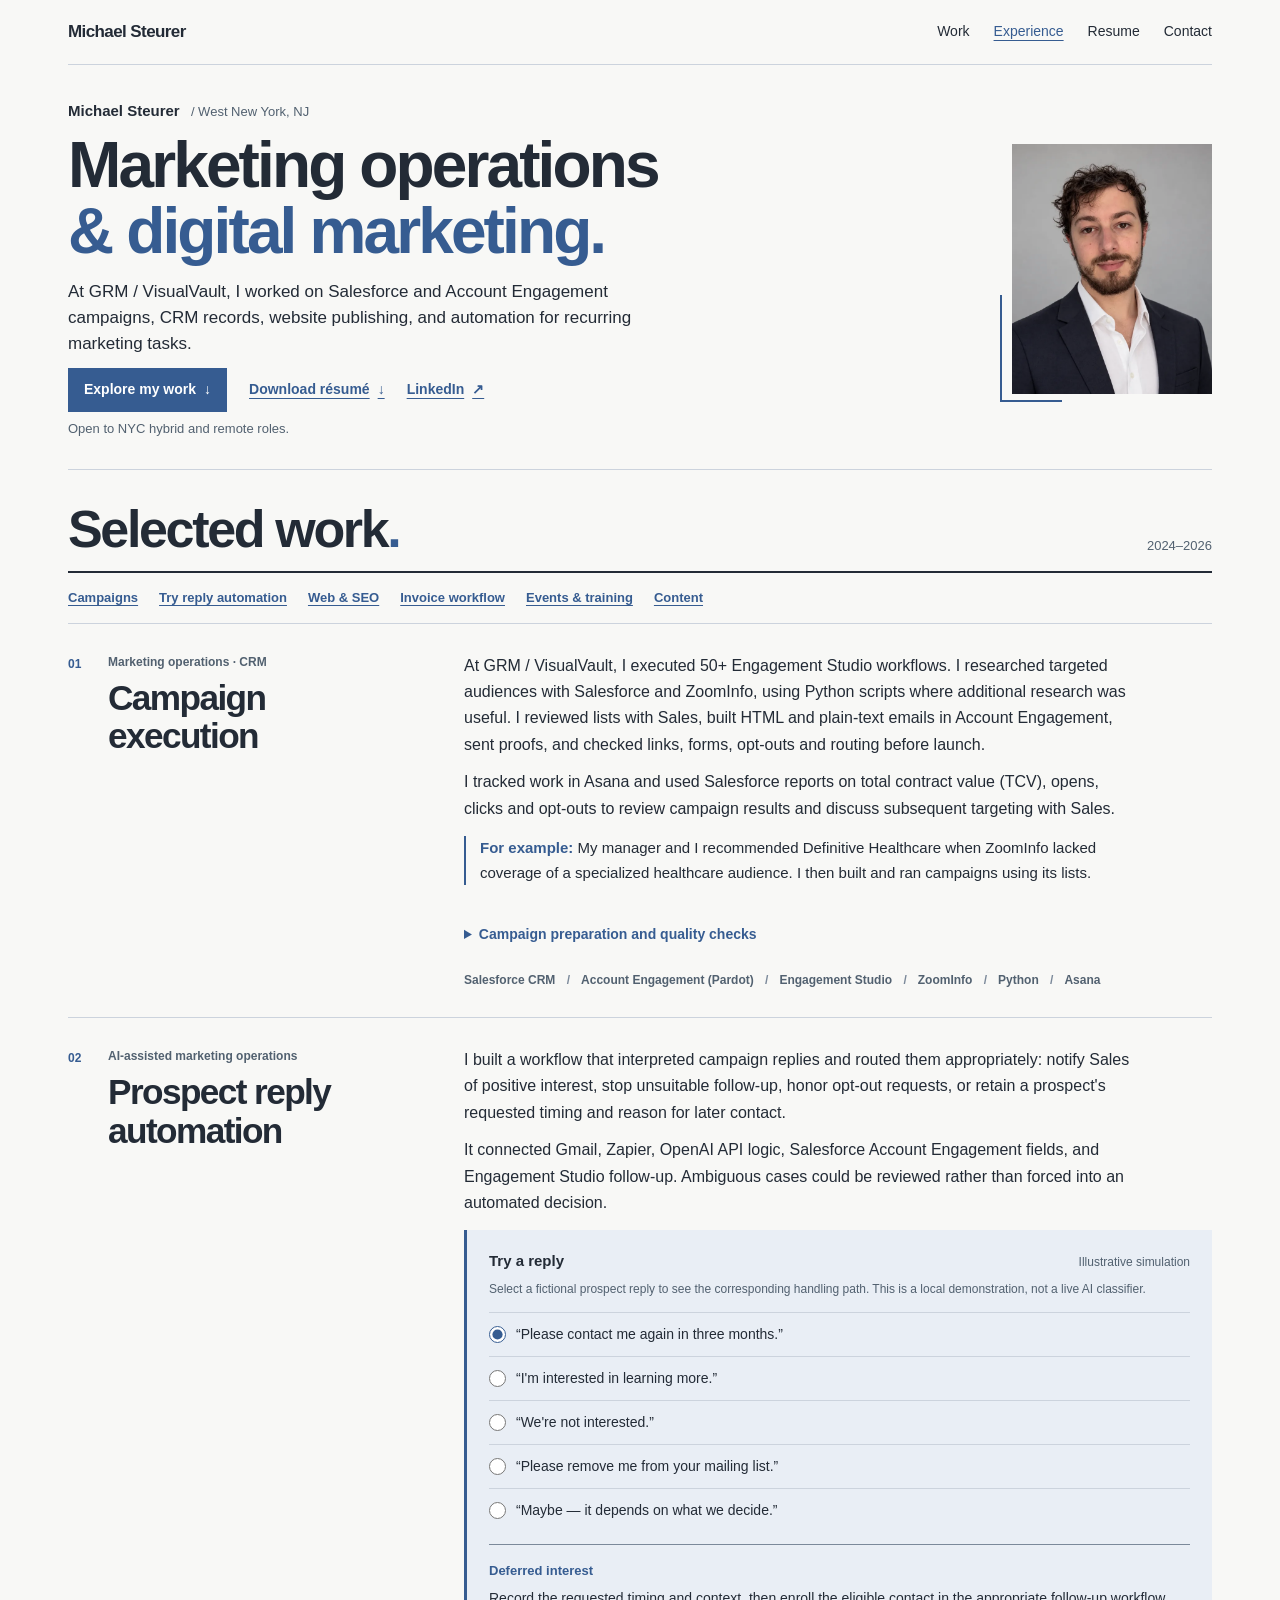
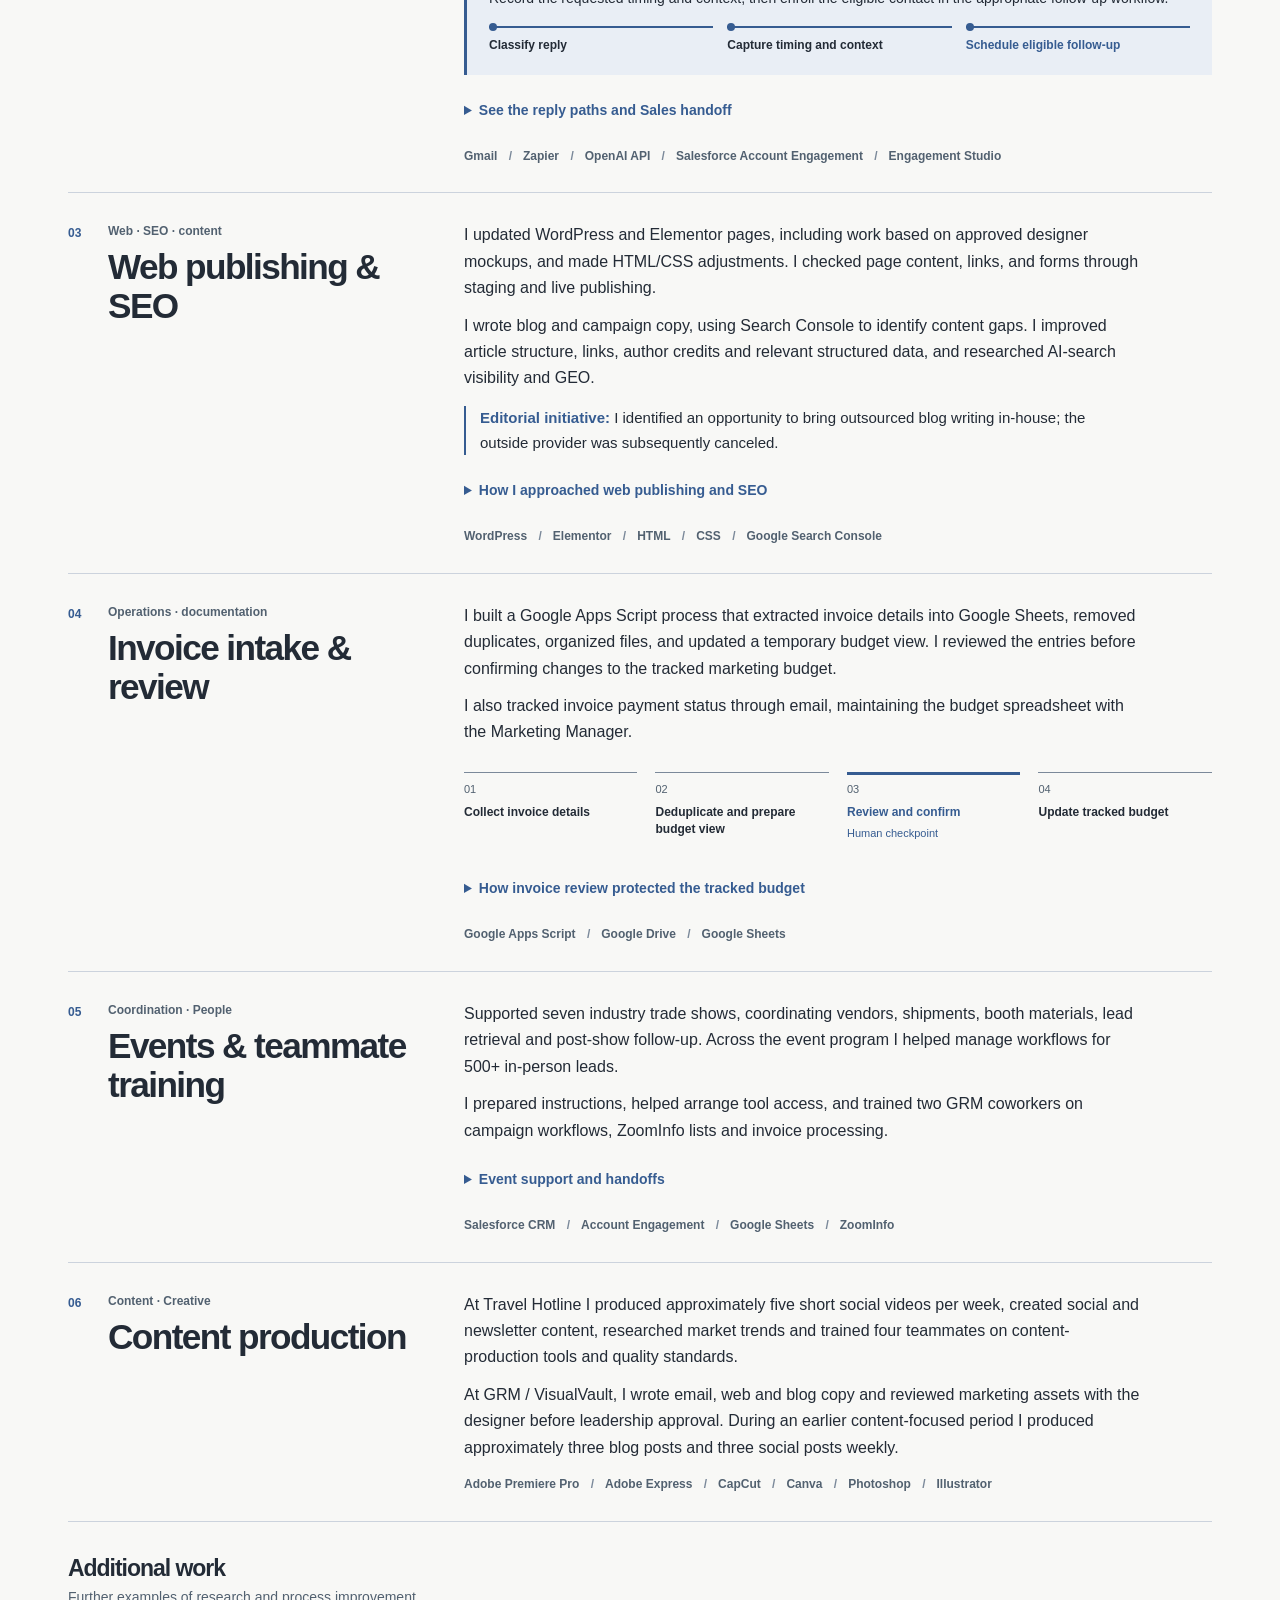
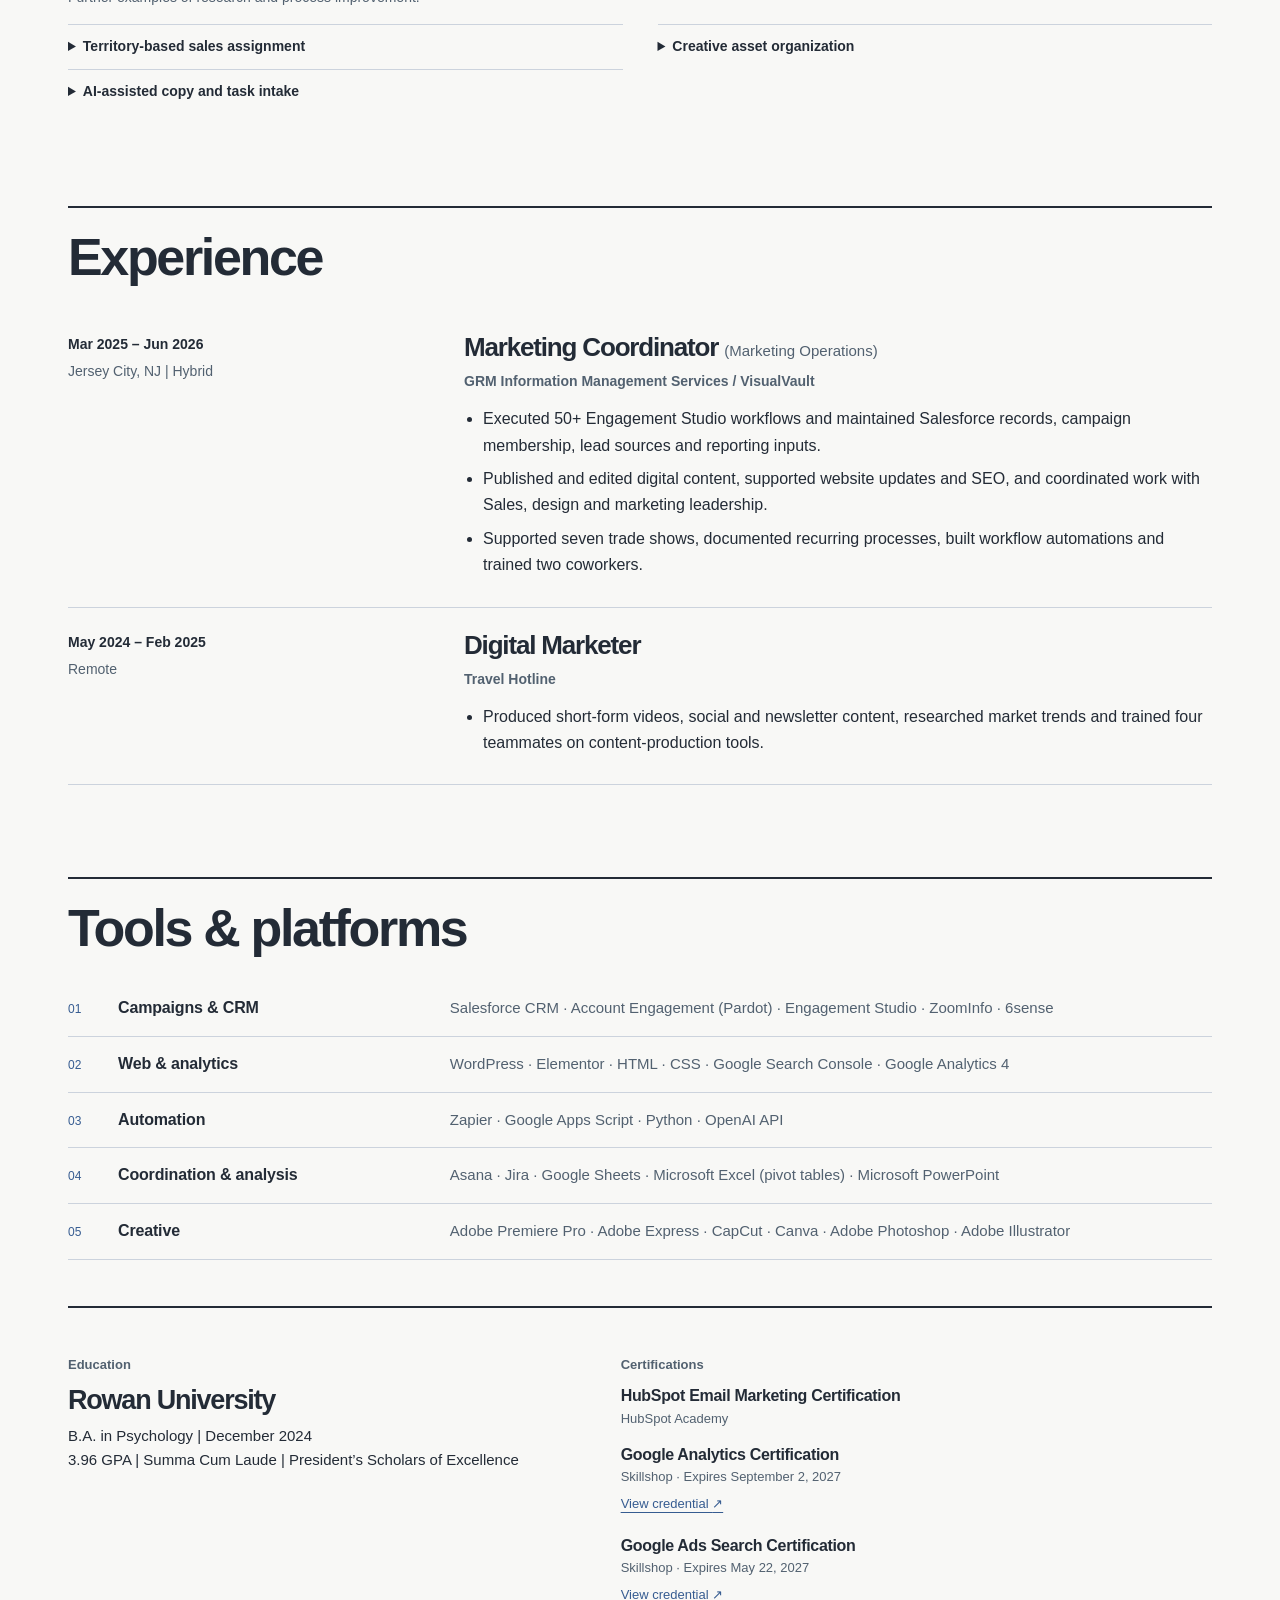
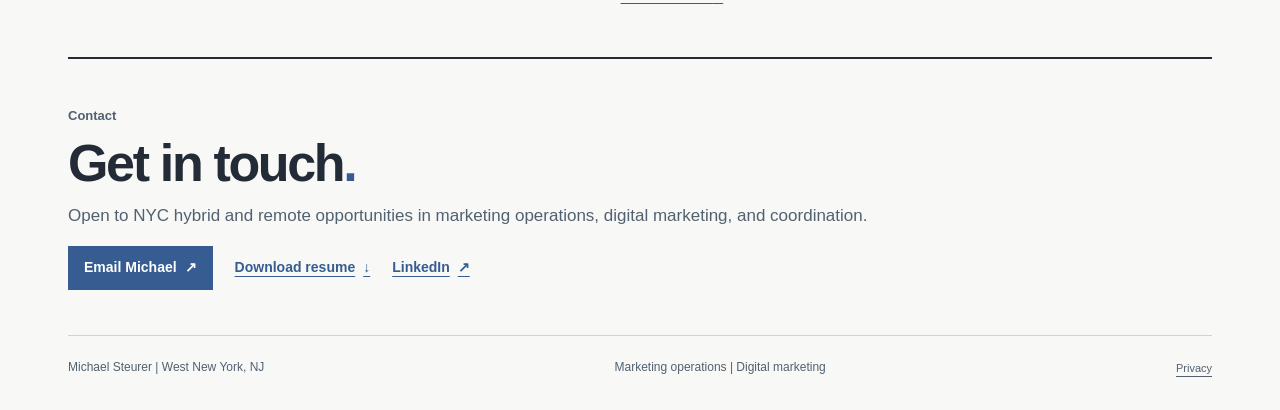
<file: index.html>
<!DOCTYPE html>
<html lang="en">
<head>
  <meta charset="utf-8">
  <meta name="viewport" content="width=device-width, initial-scale=1">
  <meta name="description" content="Michael Steurer's portfolio: Salesforce marketing operations, CRM campaigns, web publishing, and workflow automation.">
  <meta name="theme-color" content="#F8F8F6">
  <link rel="canonical" href="https://mickeysteurer.github.io/">
  <link rel="preload" href="michael-steurer-portrait.webp" as="image" type="image/webp">
  <meta property="og:title" content="Michael Steurer | Marketing Operations &amp; Digital Marketing">
  <meta property="og:description" content="Salesforce campaigns, web publishing, and practical marketing workflow automation.">
  <meta property="og:type" content="website">
  <meta property="og:site_name" content="Michael Steurer">
  <meta property="og:url" content="https://mickeysteurer.github.io/">
  <meta property="og:image" content="https://mickeysteurer.github.io/clarity-social.png">
  <meta property="og:image:type" content="image/png">
  <meta property="og:image:width" content="1200">
  <meta property="og:image:height" content="630">
  <meta property="og:image:alt" content="Michael Steurer, Digital Marketing and Marketing Operations">
  <meta name="twitter:card" content="summary_large_image">
  <meta name="twitter:title" content="Michael Steurer | Marketing Operations &amp; Digital Marketing">
  <meta name="twitter:description" content="Salesforce campaigns, web publishing, and practical marketing workflow automation.">
  <meta name="twitter:image" content="https://mickeysteurer.github.io/clarity-social.png">
  <title>Michael Steurer | Marketing Operations &amp; Digital Marketing</title>
  <link rel="icon" href="favicon.svg" type="image/svg+xml">
  <link rel="stylesheet" href="clarity.css?v=20261120">
  <script src="script.js?v=20261020-privacy2" defer></script>
  <script src="clarity.js?v=20261120" defer></script>
  <script type="application/ld+json">
  {
    "@context": "https://schema.org",
    "@type": "ProfilePage",
    "dateModified": "2026-11-20",
    "mainEntity": {
      "@type": "Person",
      "name": "Michael Steurer",
      "url": "https://mickeysteurer.github.io/",
      "image": "https://mickeysteurer.github.io/michael-steurer-portrait.webp",
      "jobTitle": "Digital Marketing & Marketing Operations",
      "description": "Digital marketing and marketing operations professional with experience in email campaigns, websites, SEO, reporting, and practical workflow automation.",
      "homeLocation": {
        "@type": "Place",
        "name": "West New York, New Jersey"
      },
      "sameAs": [
        "https://www.linkedin.com/in/mickey-steurer"
      ]
    }
  }
  </script>
</head>
<body class="clarity">
  <a class="skip-link" href="#main-content">Skip to main content</a>
  <header class="site-header">
    <a class="wordmark" href="#top" aria-label="Michael Steurer home"><span class="full-name">Michael Steurer</span><span class="initials">MS</span></a>
    <nav aria-label="Primary navigation"><a href="#work">Work</a><a href="#experience">Experience</a><a href="Michael_Steurer_Resume.pdf" target="_blank" rel="noopener noreferrer" aria-label="Open Michael Steurer resume PDF in a new tab">Resume</a><a href="#contact">Contact</a></nav>

  </header>
<main id="main-content">

  <section class="hero" id="top" aria-labelledby="hero-title">
    <div class="hero-copy">
      <p class="hero-name">Michael Steurer <span class="hero-place">/ West New York, NJ</span></p>
      <h1 id="hero-title">Marketing operations<br><span>&amp; digital marketing.</span></h1>
      <p class="hero-intro">At GRM / VisualVault, I worked on Salesforce and Account Engagement campaigns, CRM records, website publishing, and automation for recurring marketing tasks.</p>
      <div class="hero-actions"><a class="primary-action" href="#work">Explore my work <span aria-hidden="true">↓</span></a><a href="Michael_Steurer_Resume.pdf" download>Download résumé <span aria-hidden="true">↓</span></a><a href="https://www.linkedin.com/in/mickey-steurer" target="_blank" rel="noopener noreferrer">LinkedIn <span aria-hidden="true">↗</span></a></div>
      <p class="availability-line">Open to NYC hybrid and remote roles.</p>
    </div>
    <figure class="portrait"><img src="michael-steurer-portrait.webp" alt="Michael Steurer in a dark suit and white shirt" width="640" height="800" fetchpriority="high" decoding="async"></figure>
  </section>


  <section class="work-section" id="work" aria-labelledby="work-title">
    <div class="section-heading">
      <div><h2 id="work-title">Selected work<span class="period">.</span></h2></div><span class="section-note">2024–2026</span>
    </div>
    <nav class="work-index" aria-label="Jump to a project"><a href="#salesforce-campaigns">Campaigns</a><a href="#reply-demo">Try reply automation</a><a href="#web-publishing">Web &amp; SEO</a><a href="#operations-training">Invoice workflow</a><a href="#events-training">Events &amp; training</a><a href="#content-production">Content</a></nav>
    <div class="case-list case-list-revised">
      <article class="case-study portfolio-case" id="salesforce-campaigns" aria-labelledby="salesforce-campaigns-title">
        <div class="case-heading"><span class="case-index" aria-hidden="true">01</span><div><p class="project-type">Marketing operations · CRM</p><h3 id="salesforce-campaigns-title">Campaign execution</h3></div></div>
        <div class="case-body">
        <div class="case-copy">
          <p>At GRM / VisualVault, I executed 50+ Engagement Studio workflows. I researched targeted audiences with Salesforce and ZoomInfo, using Python scripts where additional research was useful. I reviewed lists with Sales, built HTML and plain-text emails in Account Engagement, sent proofs, and checked links, forms, opt-outs and routing before launch.</p>
          <p>I tracked work in Asana and used Salesforce reports on total contract value (TCV), opens, clicks and opt-outs to review campaign results and discuss subsequent targeting with Sales.</p>
        </div>
        <p class="case-evidence"><strong>For example:</strong> My manager and I recommended Definitive Healthcare when ZoomInfo lacked coverage of a specialized healthcare audience. I then built and ran campaigns using its lists.</p>
        <span id="acquisition-example" class="legacy-anchor" aria-hidden="true"></span><details class="work-example" id="campaign-example"><summary>Campaign preparation and quality checks</summary><div class="example-content"><p>I worked with Salesforce campaign members, dynamic lists, forms and completion actions, lead sources, routing and custom redirects. I maintained corresponding plain-text emails, used Account Engagement proof sends, and screened audiences for unsuitable contacts and opt-outs. Reporting and Sales feedback informed subsequent targeting.</p></div></details><div class="case-tags" aria-label="Tools used"><span>Salesforce CRM</span><span>Account Engagement (Pardot)</span><span>Engagement Studio</span><span>ZoomInfo</span><span>Python</span><span>Asana</span></div>
      </div>
      </article>
      <article class="case-study portfolio-case" id="ai-reply-workflow" aria-labelledby="ai-reply-title">
        <div class="case-heading"><span class="case-index" aria-hidden="true">02</span><div><p class="project-type">AI-assisted marketing operations</p><h3 id="ai-reply-title">Prospect reply automation</h3></div></div>
        <div class="case-body">
        <div class="case-copy">
          <p>I built a workflow that interpreted campaign replies and routed them appropriately: notify Sales of positive interest, stop unsuitable follow-up, honor opt-out requests, or retain a prospect's requested timing and reason for later contact.</p>
          <p>It connected Gmail, Zapier, OpenAI API logic, Salesforce Account Engagement fields, and Engagement Studio follow-up. Ambiguous cases could be reviewed rather than forced into an automated decision.</p>
        </div>
        <div class="reply-demo" id="reply-demo" aria-labelledby="demo-heading">
          <div class="demo-top"><h4 id="demo-heading">Try a reply</h4><span>Illustrative simulation</span></div>
          <p class="demo-note">Select a fictional prospect reply to see the corresponding handling path. This is a local demonstration, not a live AI classifier.</p>
          <fieldset class="reply-options" disabled><legend class="sr-only">Choose an illustrative prospect reply</legend>
            <label><input type="radio" name="reply-path" value="deferred" checked><span>“Please contact me again in three months.”</span></label>
            <label><input type="radio" name="reply-path" value="interested"><span>“I'm interested in learning more.”</span></label>
            <label><input type="radio" name="reply-path" value="negative"><span>“We're not interested.”</span></label>
            <label><input type="radio" name="reply-path" value="optout"><span>“Please remove me from your mailing list.”</span></label>
            <label><input type="radio" name="reply-path" value="unclear"><span>“Maybe — it depends on what we decide.”</span></label>
          </fieldset>
          <div class="demo-result" aria-live="polite" aria-atomic="true"><span class="demo-class" id="demo-class">Deferred interest</span><p id="demo-action">Record the requested timing and context, then enroll the eligible contact in the appropriate follow-up workflow.</p><ol class="demo-steps" aria-label="Illustrative selected workflow"><li>Classify reply</li><li id="demo-step-2">Capture timing and context</li><li id="demo-step-3">Schedule eligible follow-up</li></ol></div>
          <noscript><p class="demo-note">The interactive simulation requires JavaScript. The reply handling paths remain available in the explanation below.</p></noscript>
        </div>
        <details class="work-example" id="follow-up-example">
          <summary>See the reply paths and Sales handoff</summary>
          <div class="example-content reply-flow">
            <ol class="flow-intake" aria-label="Reply intake">
              <li><strong>Gmail reply</strong><span>Received by a Sales alias</span></li>
              <li><strong>Zapier</strong><span>Processes the response</span></li>
              <li><strong>Rules / OpenAI API</strong><span>Classifies reply intent; unclear cases may require review</span></li>
            </ol>
            <h4 class="flow-label">Response paths</h4>
            <div class="response-paths">
              <div><h4>Interested</h4><p>Notify Sales so a salesperson can respond.</p></div>
              <div><h4>Not interested</h4><p>Stop further emails in the current campaign.</p></div>
              <div><h4>Do not contact</h4><p>Update preferences and suppression records to stop outreach.</p></div>
              <div class="deferred-path"><h4>Deferred interest</h4><p>Save the time and reason supplied by the prospect and connect the contact to the appropriate personalized follow-up.</p>
                <ol class="deferred-steps" aria-label="Deferred-interest follow-up">
                  <li><strong>Identify timing and context</strong><p>Extract the requested follow-up time and the reason, when provided.</p></li>
                  <li><strong>Save relevant fields</strong><p>Use custom Account Engagement fields to store timing and context.</p></li>
                  <li><strong>Enroll for follow-up</strong><p>Place eligible contacts into the appropriate dynamic list and Engagement Studio workflow.</p></li>
                  <li class="sales-handoff"><strong>Hand interested replies to Sales</strong><p>A salesperson handles the conversation.</p></li>
                </ol>
              </div>
            </div>
          </div>
        </details>
        <div class="case-tags" aria-label="Tools used"><span>Gmail</span><span>Zapier</span><span>OpenAI API</span><span>Salesforce Account Engagement</span><span>Engagement Studio</span></div>
      </div>
      </article>
      <article class="case-study portfolio-case" id="web-publishing" aria-labelledby="web-publishing-title">
        <div class="case-heading"><span class="case-index" aria-hidden="true">03</span><div><p class="project-type">Web · SEO · content</p><h3 id="web-publishing-title">Web publishing &amp; SEO</h3></div></div>
        <div class="case-body">
        <div class="case-copy">
          <p>I updated WordPress and Elementor pages, including work based on approved designer mockups, and made HTML/CSS adjustments. I checked page content, links, and forms through staging and live publishing.</p>
          <p>I wrote blog and campaign copy, using Search Console to identify content gaps. I improved article structure, links, author credits and relevant structured data, and researched AI-search visibility and GEO.</p>
        </div>
        <p class="case-evidence"><strong>Editorial initiative:</strong> I identified an opportunity to bring outsourced blog writing in-house; the outside provider was subsequently canceled.</p>
        <details class="work-example" id="website-example">
          <summary>How I approached web publishing and SEO</summary>
          <div class="example-content"><ol class="workflow-steps">
            <li><strong>Research content needs</strong><p>Review Search Console clicks, impressions, queries, and page trends alongside business topics.</p></li>
            <li><strong>Revise copy and page elements</strong><p>Update content, headings, descriptions, internal links, or page layout as appropriate.</p></li>
            <li><strong>Stage and publish</strong><p>Make WordPress and Elementor changes and check the page before release.</p></li>
            <li><strong>Check the live result</strong><p>Review the published page, including links and forms where relevant.</p></li>
          </ol></div>
        </details>
        <div class="case-tags" aria-label="Tools used"><span>WordPress</span><span>Elementor</span><span>HTML</span><span>CSS</span><span>Google Search Console</span></div>
      </div>
      </article>
      <article class="case-study portfolio-case" id="operations-training" aria-labelledby="operations-training-title">
        <div class="case-heading"><span class="case-index" aria-hidden="true">04</span><div><p class="project-type">Operations · documentation</p><h3 id="operations-training-title">Invoice intake &amp; review</h3></div></div>
        <div class="case-body">
        <div class="case-copy">
          <p>I built a Google Apps Script process that extracted invoice details into Google Sheets, removed duplicates, organized files, and updated a temporary budget view. I reviewed the entries before confirming changes to the tracked marketing budget.</p>
          <p>I also tracked invoice payment status through email, maintaining the budget spreadsheet with the Marketing Manager.</p>
        </div>
        <ol class="invoice-flow" aria-label="Overview of invoice handling"><li><span>01</span>Collect invoice details</li><li><span>02</span>Deduplicate and prepare budget view</li><li class="approval"><span>03</span>Review and confirm<small>Human checkpoint</small></li><li><span>04</span>Update tracked budget</li></ol>
        <details class="work-example" id="invoice-example">
          <summary>How invoice review protected the tracked budget</summary>
          <div class="example-content"><ol class="workflow-steps">
            <li><strong>Collect details</strong><p>Capture fields from invoices in Google Drive and create a structured sheet record.</p></li>
            <li><strong>Organize and deduplicate</strong><p>Remove duplicate entries and files, then organize processed documents.</p></li>
            <li><strong>Prepare a working view</strong><p>Feed a temporary budget view for review.</p></li>
            <li class="human-step"><strong>Review and confirm</strong><p>I check the entries before approving updates to the tracked budget.</p></li>
            <li><strong>Update tracking</strong><p>After confirmation, the workflow updates the tracked budget. I also tracked payment status through email.</p></li>
          </ol></div>
        </details>
        <div class="case-tags" aria-label="Tools used"><span>Google Apps Script</span><span>Google Drive</span><span>Google Sheets</span></div>
      </div>
      </article>
<article class="case-study portfolio-case" id="events-training" aria-labelledby="events-training-title">
        <div class="case-heading"><span class="case-index" aria-hidden="true">05</span><div><p class="project-type">Coordination · People</p><h3 id="events-training-title">Events &amp; teammate training</h3></div></div>
        <div class="case-body">
        <div class="case-copy"><p>Supported seven industry trade shows, coordinating vendors, shipments, booth materials, lead retrieval and post-show follow-up. Across the event program I helped manage workflows for 500+ in-person leads.</p><p>I prepared instructions, helped arrange tool access, and trained two GRM coworkers on campaign workflows, ZoomInfo lists and invoice processing.</p></div>
        <details class="work-example" id="events-example"><summary>Event support and handoffs</summary><div class="example-content"><p>Provided advance guidance on logistics, QR codes and lead scanning. Coordinated lead exports, Salesforce entry, routing and post-show campaigns; supported Sales during overlapping events while continuing web and content work.</p></div></details>
        <div class="case-tags" aria-label="Tools used"><span>Salesforce CRM</span><span>Account Engagement</span><span>Google Sheets</span><span>ZoomInfo</span></div>
      </div>
      </article>
      <article class="case-study portfolio-case" id="content-production" aria-labelledby="content-production-title">
        <div class="case-heading"><span class="case-index" aria-hidden="true">06</span><div><p class="project-type">Content · Creative</p><h3 id="content-production-title">Content production</h3></div></div>
        <div class="case-body">
        <div class="case-copy"><p>At Travel Hotline I produced approximately five short social videos per week, created social and newsletter content, researched market trends and trained four teammates on content-production tools and quality standards.</p><p>At GRM / VisualVault, I wrote email, web and blog copy and reviewed marketing assets with the designer before leadership approval. During an earlier content-focused period I produced approximately three blog posts and three social posts weekly.</p></div>
        <div class="case-tags" aria-label="Tools used"><span>Adobe Premiere Pro</span><span>Adobe Express</span><span>CapCut</span><span>Canva</span><span>Photoshop</span><span>Illustrator</span></div>
      </div>
      </article>
    </div>
    <div class="supporting-projects" id="other-projects">
      <h3>Additional work</h3>
      <p class="supporting-intro">Further examples of research and process improvement.</p>
      <div class="supporting-project-grid">
        
        
        <details class="work-example" id="routing-example"><summary>Territory-based sales assignment</summary><div class="example-content"><p>Built a Google Apps Script workflow that compared prospect locations with company facilities, assigned a relevant Sales alias in Account Engagement, and flagged distant or ambiguous matches for review.</p></div></details>
        <details class="work-example" id="creative-example"><summary>Creative asset organization</summary><div class="example-content"><p>Working with the designer, built a Drive file-renaming and organization workflow using project emails and established naming conventions to identify assets.</p></div></details>
        <details class="work-example" id="ai-tools-example"><summary>AI-assisted copy and task intake</summary><div class="example-content"><p>Built AI-assisted workflows to help generate marketing copy and campaign ideas. Separately, used AI to turn emails into task suggestions, reviewing the resulting tasks before using them.</p></div></details>
      </div>
    </div>
  </section>




  <section class="experience-section" id="experience" aria-labelledby="experience-title">
    <div class="plain-heading"><h2 id="experience-title">Experience</h2></div>
    <div class="timeline">
      <article class="timeline-row" id="campaign-work">
        <div class="timeline-meta"><span>Mar 2025 – Jun 2026</span><span>Jersey City, NJ | Hybrid</span></div>
        <div class="timeline-main"><h3>Marketing Coordinator <span>(Marketing Operations)</span></h3><p class="company">GRM Information Management Services / VisualVault</p><ul>
          <li>Executed 50+ Engagement Studio workflows and maintained Salesforce records, campaign membership, lead sources and reporting inputs.</li>
          <li>Published and edited digital content, supported website updates and SEO, and coordinated work with Sales, design and marketing leadership.</li>
          <li>Supported seven trade shows, documented recurring processes, built workflow automations and trained two coworkers.</li>
        </ul></div>
      </article>
      <article class="timeline-row">
        <div class="timeline-meta"><span>May 2024 – Feb 2025</span><span>Remote</span></div>
        <div class="timeline-main"><h3>Digital Marketer</h3><p class="company">Travel Hotline</p><ul>
          <li>Produced short-form videos, social and newsletter content, researched market trends and trained four teammates on content-production tools.</li>
        </ul></div>
      </article>
    </div>
  </section>


  <section class="tools-section" aria-labelledby="tools-title">
    <div class="plain-heading"><h2 id="tools-title">Tools &amp; platforms</h2></div>
    <div class="tool-list">
      <article><span>01</span><h3>Campaigns &amp; CRM</h3><p>Salesforce CRM · Account Engagement (Pardot) · Engagement Studio · ZoomInfo · 6sense</p></article>
      <article><span>02</span><h3>Web &amp; analytics</h3><p>WordPress · Elementor · HTML · CSS · Google Search Console · Google Analytics 4</p></article>
      <article><span>03</span><h3>Automation</h3><p>Zapier · Google Apps Script · Python · OpenAI API</p></article>
      <article><span>04</span><h3>Coordination &amp; analysis</h3><p>Asana · Jira · Google Sheets · Microsoft Excel (pivot tables) · Microsoft PowerPoint</p></article>
      <article><span>05</span><h3>Creative</h3><p>Adobe Premiere Pro · Adobe Express · CapCut · Canva · Adobe Photoshop · Adobe Illustrator</p></article>
    </div>
  </section>

  <section class="credentials-section" aria-labelledby="credentials-title">
    <h2 class="sr-only" id="credentials-title">Education and certifications</h2>
    <div class="education-card"><p class="eyebrow">Education</p><h3>Rowan University</h3><p>B.A. in Psychology | December 2024</p><p>3.96 GPA | Summa Cum Laude | President’s Scholars of Excellence</p></div>
    <div class="certifications-card">
      <p class="eyebrow">Certifications</p>
      <div class="credential-list">
        <article class="credential-item"><h3>HubSpot Email Marketing Certification</h3><p class="credential-meta">HubSpot Academy</p></article>
        <article class="credential-item"><h3>Google Analytics Certification</h3><p class="credential-meta">Skillshop · Expires September 2, 2027</p><a class="credential-link" href="https://www.credential.net/fdd7fefc-9861-4fd1-ae11-877b0e5e66d2" target="_blank" rel="noopener noreferrer" aria-label="View verified Google Analytics Certification credential in a new tab">View credential <span aria-hidden="true">↗</span></a></article>
        <article class="credential-item"><h3>Google Ads Search Certification</h3><p class="credential-meta">Skillshop · Expires May 22, 2027</p><a class="credential-link" href="https://skillshop.credential.net/fffa80c5-0bea-4d63-9f72-18ca5fabbcd1" target="_blank" rel="noopener noreferrer" aria-label="View verified Google Ads Search Certification credential in a new tab">View credential <span aria-hidden="true">↗</span></a></article>
      </div>
    </div>
  </section>

  <section class="contact-section" id="contact" aria-labelledby="contact-title">
    <p class="eyebrow">Contact</p>
    <h2 id="contact-title">Get in touch<span class="period">.</span></h2>
    <p class="contact-copy">Open to NYC hybrid and remote opportunities in marketing operations, digital marketing, and coordination.</p>
    <div class="contact-actions"><a class="button contact-button" href="mailto:mickey.steurer@gmail.com">Email Michael <span aria-hidden="true">↗</span></a><a class="button contact-outline" href="Michael_Steurer_Resume.pdf" download>Download resume <span aria-hidden="true">↓</span></a><a class="text-link light-link" href="https://www.linkedin.com/in/mickey-steurer" target="_blank" rel="noopener noreferrer" aria-label="Open Michael Steurer's LinkedIn profile in a new tab">LinkedIn <span aria-hidden="true">↗</span></a></div>
  </section>
</main>
  <footer><p>Michael Steurer | West New York, NJ</p><p>Marketing operations | Digital marketing</p><p class="privacy-links"><a href="privacy.html">Privacy</a></p></footer>
</body>
</html>
</file>
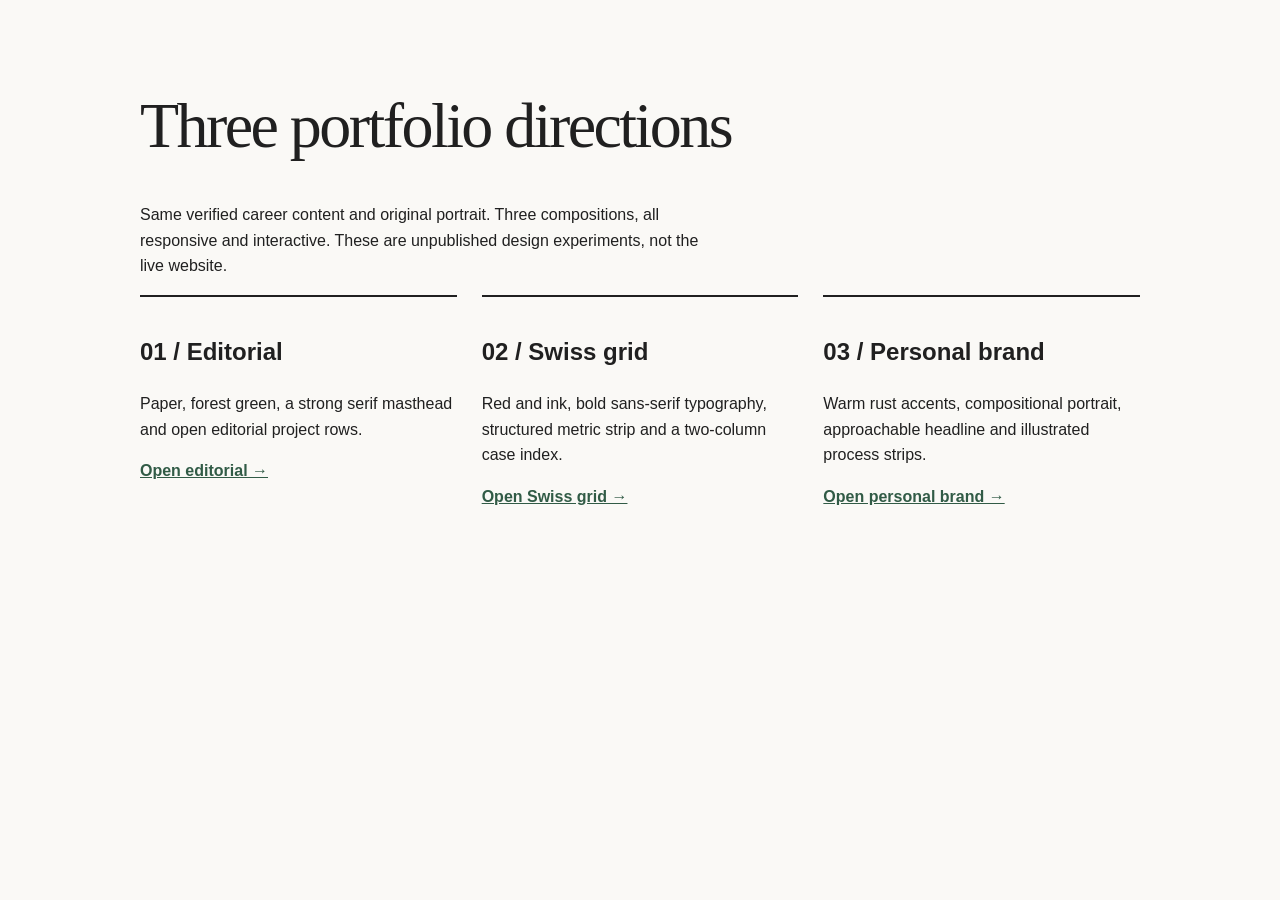
<file: prototypes/index.html>
<!doctype html><html lang="en"><head><meta charset="utf-8"><meta name="viewport" content="width=device-width, initial-scale=1"><meta name="robots" content="noindex,nofollow"><title>Portfolio design prototypes</title><style>body{font:16px/1.6 Arial,sans-serif;max-width:1000px;padding:50px 24px;margin:auto;background:#faf9f6;color:#202020}h1{font:500 clamp(36px,6vw,64px)/1.04 Georgia,serif;letter-spacing:-.04em}section{display:grid;grid-template-columns:1fr 1fr 1fr;gap:25px}article{border-top:2px solid;padding-top:16px}a{font-weight:bold;color:#315b46}p{max-width:64ch}@media(max-width:700px){section{grid-template-columns:1fr}}</style></head><body><h1>Three portfolio directions</h1><p>Same verified career content and original portrait. Three compositions, all responsive and interactive. These are unpublished design experiments, not the live website.</p><section><article><h2>01 / Editorial</h2><p>Paper, forest green, a strong serif masthead and open editorial project rows.</p><a href="editorial.html">Open editorial →</a></article><article><h2>02 / Swiss grid</h2><p>Red and ink, bold sans-serif typography, structured metric strip and a two-column case index.</p><a href="swiss.html">Open Swiss grid →</a></article><article><h2>03 / Personal brand</h2><p>Warm rust accents, compositional portrait, approachable headline and illustrated process strips.</p><a href="personal.html">Open personal brand →</a></article></section></body></html>
</file>
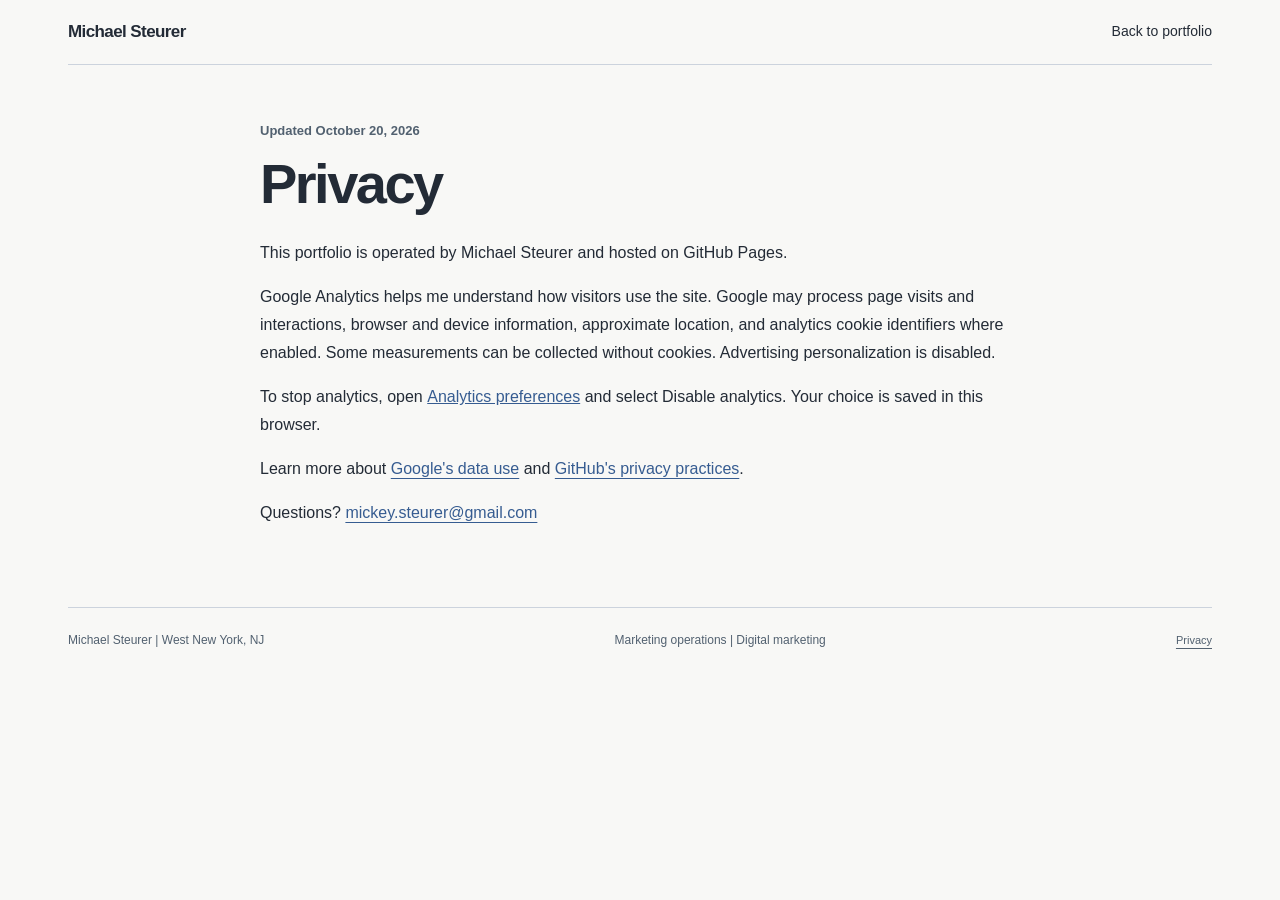
<file: privacy.html>
<!DOCTYPE html>
<html lang="en">
<head>
  <meta charset="UTF-8">
  <meta name="viewport" content="width=device-width, initial-scale=1">
  <title>Privacy | Michael Steurer</title>
  <meta name="description" content="Privacy and analytics on Michael Steurer's professional portfolio.">
  <link rel="icon" href="favicon.svg" type="image/svg+xml">
  <link rel="stylesheet" href="clarity.css?v=20261120">
  <script src="script.js?v=20261020-privacy2" defer></script>
</head>
<body class="clarity">
  <a class="skip-link" href="#privacy-main">Skip to main content</a>
  <header class="site-header"><a class="wordmark" href="index.html">Michael Steurer</a><nav aria-label="Primary navigation"><a href="index.html">Back to portfolio</a></nav></header>
  <main class="privacy-page" id="privacy-main">
    <p class="eyebrow">Updated October 20, 2026</p>
    <h1>Privacy</h1>
    <p>This portfolio is operated by Michael Steurer and hosted on GitHub Pages.</p>
    <p>Google Analytics helps me understand how visitors use the site. Google may process page visits and interactions, browser and device information, approximate location, and analytics cookie identifiers where enabled. Some measurements can be collected without cookies. Advertising personalization is disabled.</p>
    <p>To stop analytics, open <button type="button" class="analytics-settings" data-analytics-settings>Analytics preferences</button> and select Disable analytics. Your choice is saved in this browser.</p>
    <p>Learn more about <a href="https://policies.google.com/technologies/partner-sites" target="_blank" rel="noopener noreferrer">Google's data use</a> and <a href="https://docs.github.com/en/site-policy/privacy-policies/github-general-privacy-statement" target="_blank" rel="noopener noreferrer">GitHub's privacy practices</a>.</p>
    <p>Questions? <a href="mailto:mickey.steurer@gmail.com">mickey.steurer@gmail.com</a></p>
  </main>
  <footer><p>Michael Steurer | West New York, NJ</p><p>Marketing operations | Digital marketing</p><p class="privacy-links"><a href="privacy.html">Privacy</a></p></footer>
</body>
</html>
</file>
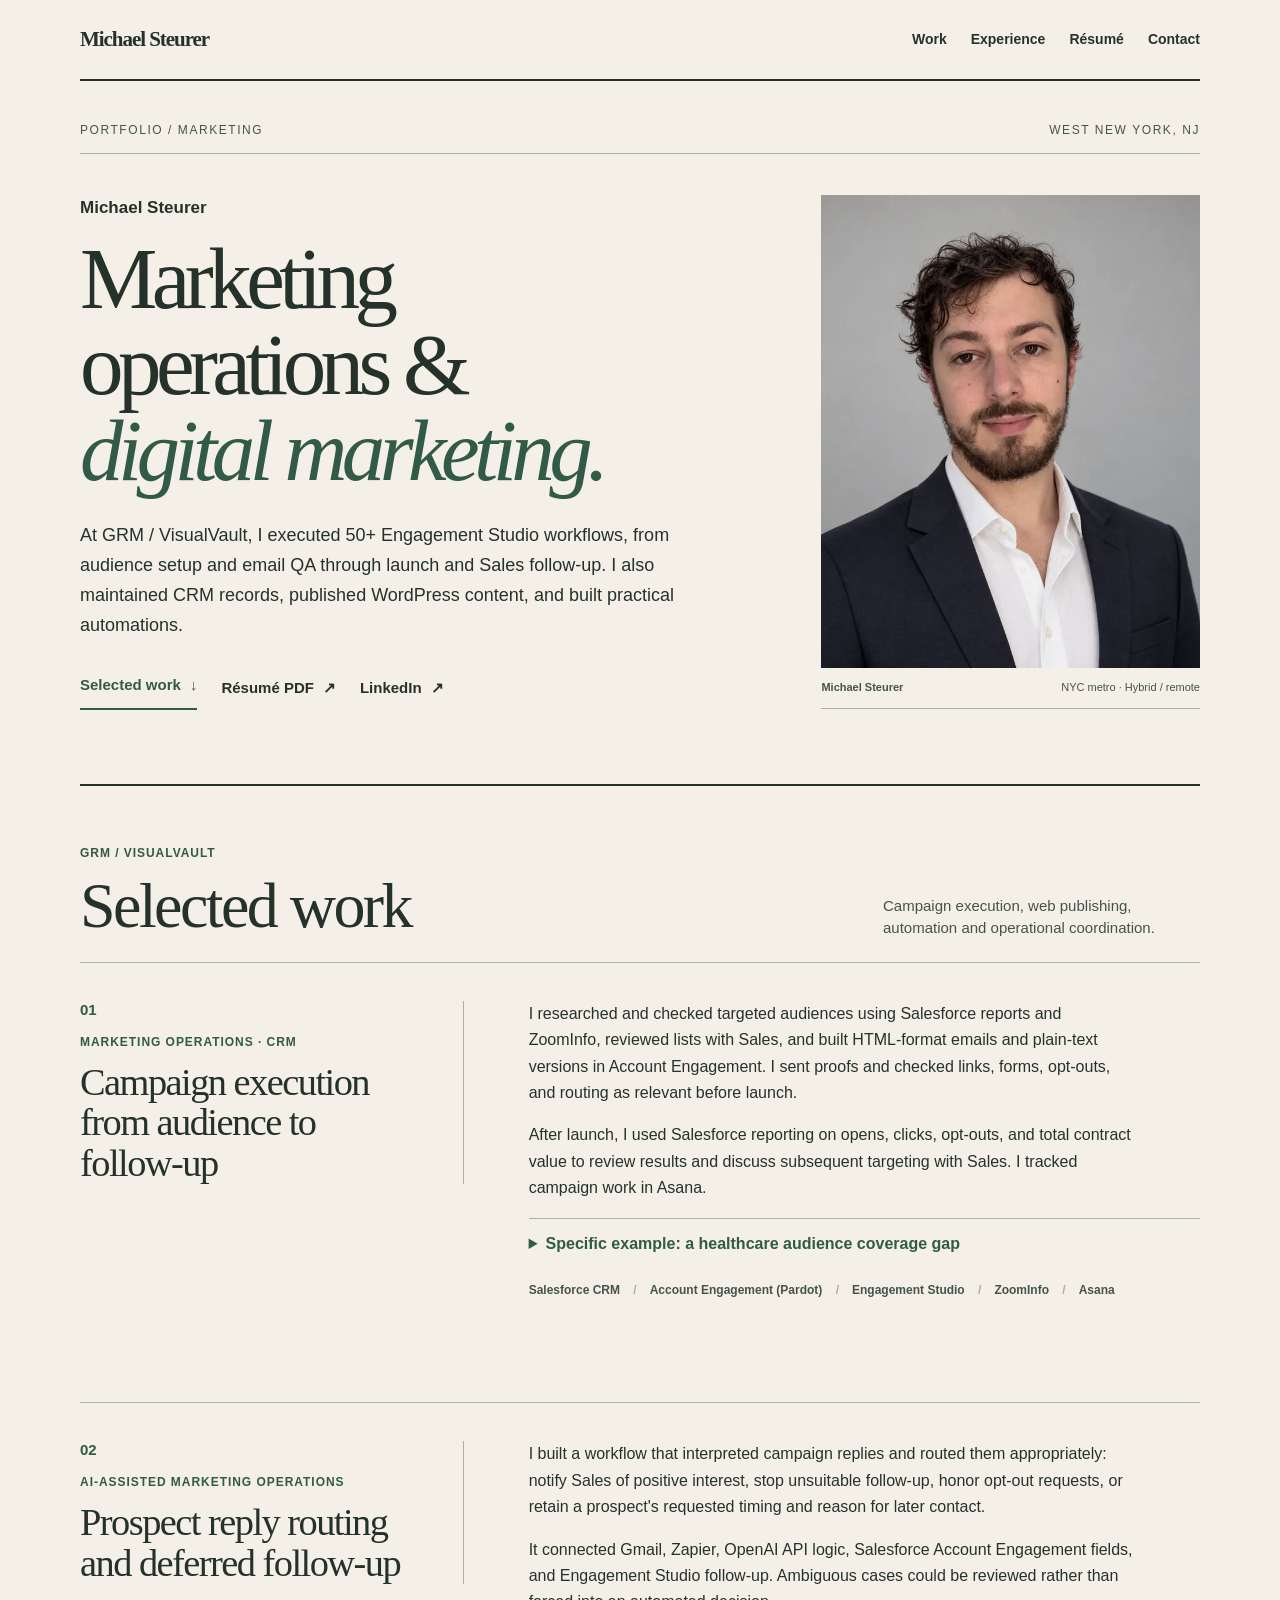
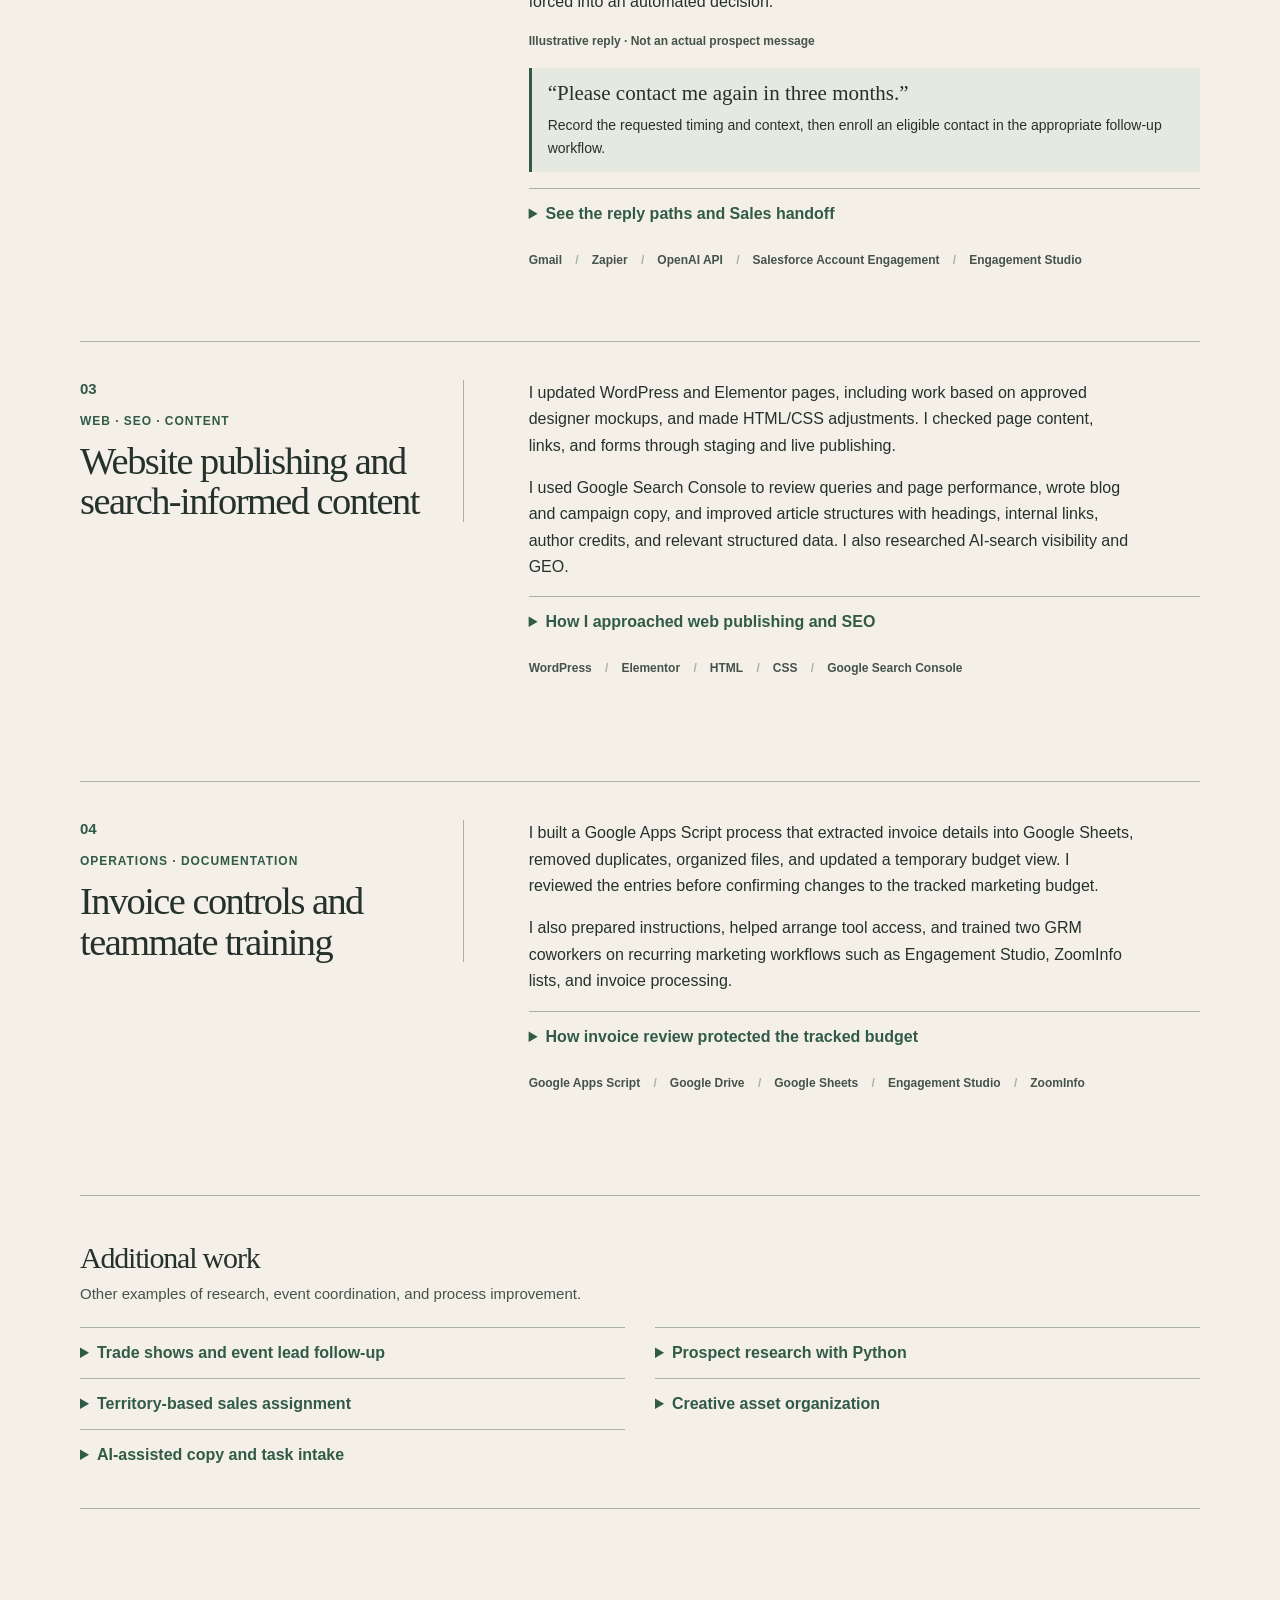
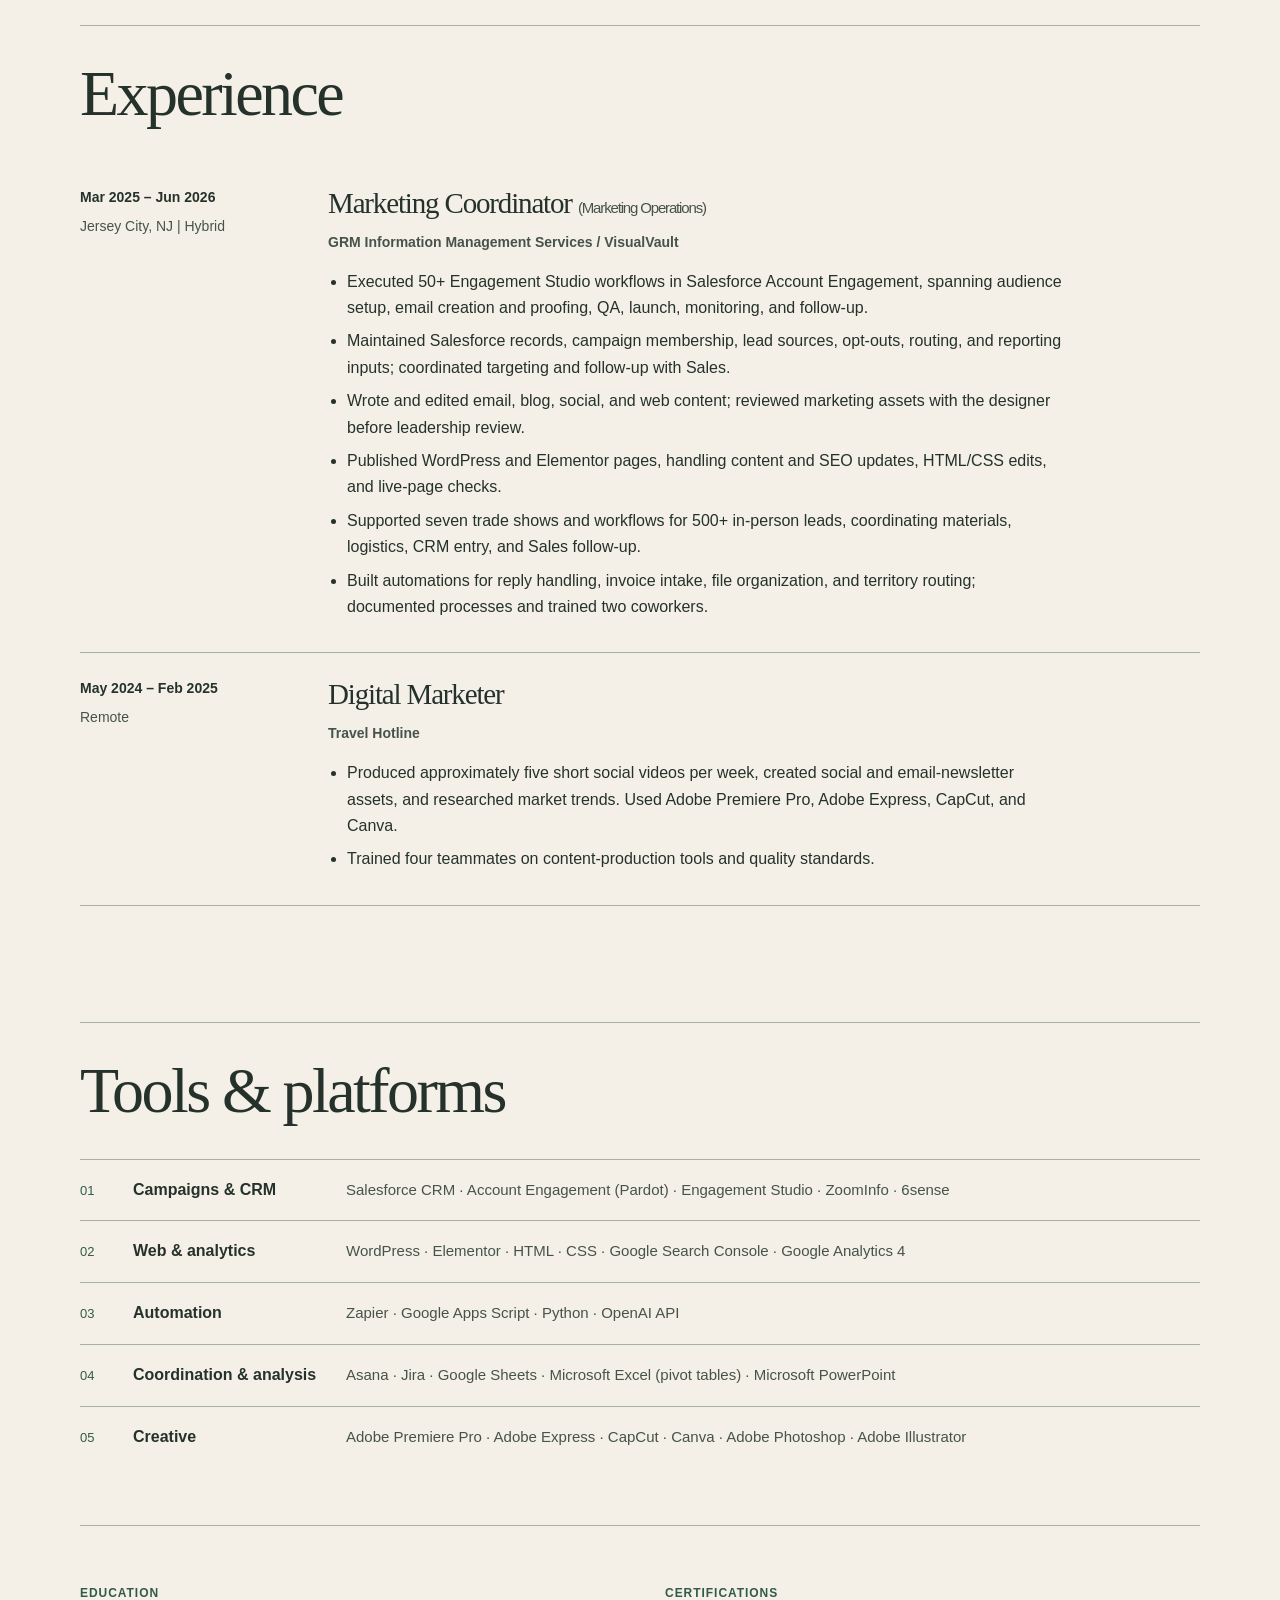
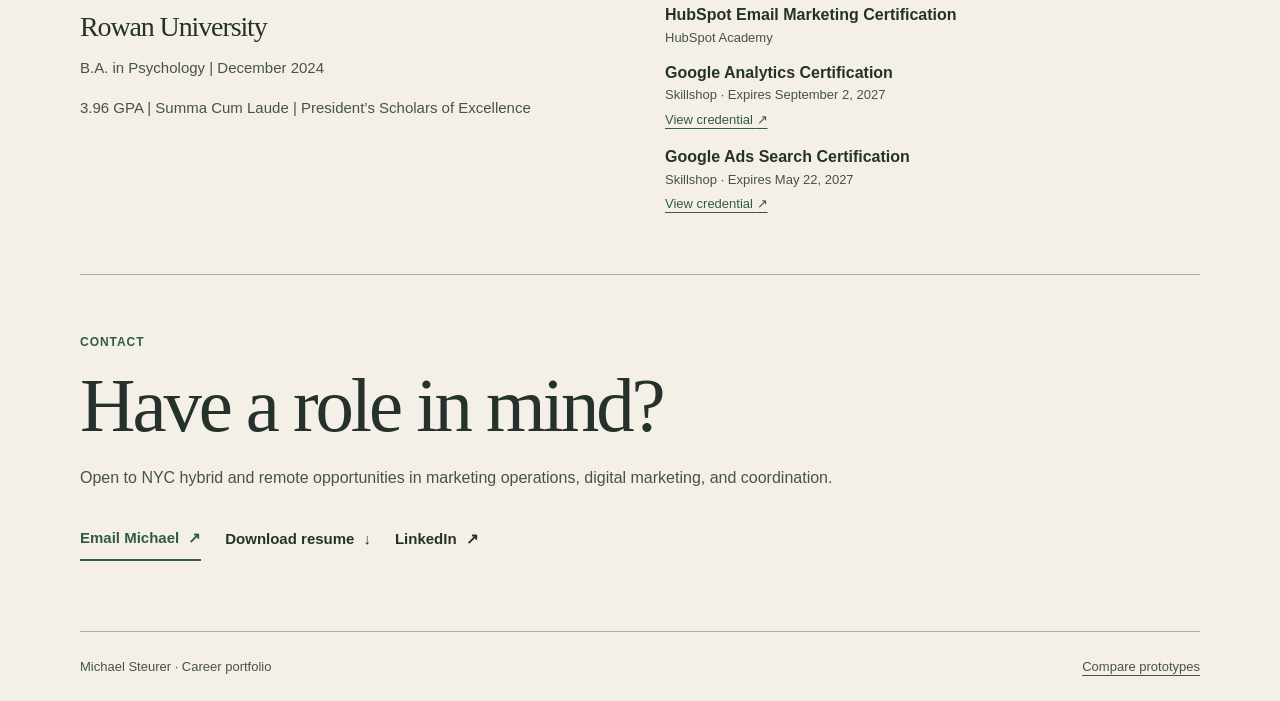
<file: prototypes/editorial.html>
<!doctype html><html lang="en"><head><meta charset="utf-8"><meta name="viewport" content="width=device-width,initial-scale=1"><meta name="robots" content="noindex,nofollow"><meta name="description" content="Unpublished design prototype for Michael Steurer's portfolio."><link rel="stylesheet" href="common.css"><link rel="stylesheet" href="editorial.css"><title>01 — Editorial | Michael Steurer portfolio prototype</title></head><body class="editorial"><a class="skip" href="#main">Skip to main content</a><header class="site-header"><a class="wordmark" href="#top">Michael Steurer</a><nav aria-label="Primary"><a href="#work">Work</a><a href="#experience">Experience</a><a href="../Michael_Steurer_Resume.pdf">Résumé</a><a href="#contact">Contact</a></nav></header><main id="main"><section class="hero" id="top" aria-labelledby="hero-title"><div class="edition"><span>Portfolio / Marketing</span><span>West New York, NJ</span></div><div class="hero-grid"><div class="hero-copy"><p class="hello">Michael Steurer</p><h1 id="hero-title">Marketing<br>operations &amp;<br><em>digital marketing.</em></h1><p class="intro">At GRM / VisualVault, I executed 50+ Engagement Studio workflows, from audience setup and email QA through launch and Sales follow-up. I also maintained CRM records, published WordPress content, and built practical automations.</p><div class="actions"><a class="main-link" href="#work">Selected work <span aria-hidden="true">↓</span></a><a href="../Michael_Steurer_Resume.pdf" download>Résumé PDF <span aria-hidden="true">↗</span></a><a href="https://www.linkedin.com/in/mickey-steurer" target="_blank" rel="noopener noreferrer">LinkedIn <span aria-hidden="true">↗</span></a></div></div><figure class="hero-photo"><img src="../michael-steurer-portrait.webp" width="640" height="800" alt="Michael Steurer in a dark suit and white shirt" fetchpriority="high"><figcaption><span>Michael Steurer</span><span>NYC metro · Hybrid / remote</span></figcaption></figure></div></section><section class="work-section" id="work" aria-labelledby="work-title">
    <header class="section-heading"><div><p class="section-kicker">GRM / VisualVault</p><h2 id="work-title">Selected work</h2></div><p>Campaign execution, web publishing, automation and operational coordination.</p></header>
    <div class="case-list case-list-revised editorial-list">
      <article class="case-study portfolio-case" id="salesforce-campaigns" aria-labelledby="salesforce-campaigns-title">
        <div class="case-heading"><span class="case-index" aria-hidden="true">01</span><div><p class="project-type">Marketing operations · CRM</p><h3 id="salesforce-campaigns-title">Campaign execution from audience to follow-up</h3></div></div>
        <div class="case-copy">
          <p>I researched and checked targeted audiences using Salesforce reports and ZoomInfo, reviewed lists with Sales, and built HTML-format emails and plain-text versions in Account Engagement. I sent proofs and checked links, forms, opt-outs, and routing as relevant before launch.</p>
          <p>After launch, I used Salesforce reporting on opens, clicks, opt-outs, and total contract value to review results and discuss subsequent targeting with Sales. I tracked campaign work in Asana.</p>
        </div>
        <details class="work-example" id="campaign-example">
          <summary>Specific example: a healthcare audience coverage gap</summary>
          <div class="example-content case-copy">
            <p>Our existing prospect source did not adequately cover a specialized healthcare audience. My manager and I jointly recommended Definitive Healthcare; I then used its lists to build and execute campaigns in Salesforce Account Engagement.</p>
            <p>That gave the team a new source for a specialized audience and let me implement the agreed approach in live campaigns.</p>
          </div>
        </details>
        <div class="case-tags" aria-label="Tools used"><span>Salesforce CRM</span><span>Account Engagement (Pardot)</span><span>Engagement Studio</span><span>ZoomInfo</span><span>Asana</span></div>
      </article>
      <article class="case-study portfolio-case" id="ai-reply-workflow" aria-labelledby="ai-reply-title">
        <div class="case-heading"><span class="case-index" aria-hidden="true">02</span><div><p class="project-type">AI-assisted marketing operations</p><h3 id="ai-reply-title">Prospect reply routing and deferred follow-up</h3></div></div>
        <div class="case-copy">
          <p>I built a workflow that interpreted campaign replies and routed them appropriately: notify Sales of positive interest, stop unsuitable follow-up, honor opt-out requests, or retain a prospect's requested timing and reason for later contact.</p>
          <p>It connected Gmail, Zapier, OpenAI API logic, Salesforce Account Engagement fields, and Engagement Studio follow-up. Ambiguous cases could be reviewed rather than forced into an automated decision.</p>
        </div>
        <p class="example-caption">Illustrative reply · Not an actual prospect message</p>
        <div class="reply-example-inline"><span>“Please contact me again in three months.”</span><span>Record the requested timing and context, then enroll an eligible contact in the appropriate follow-up workflow.</span></div>
        <details class="work-example" id="follow-up-example">
          <summary>See the reply paths and Sales handoff</summary>
          <div class="example-content reply-flow">
            <ol class="flow-intake" aria-label="Reply intake">
              <li><strong>Gmail reply</strong><span>Received by a Sales alias</span></li>
              <li><strong>Zapier</strong><span>Processes the response</span></li>
              <li><strong>Rules / OpenAI API</strong><span>Classifies reply intent; unclear cases may require review</span></li>
            </ol>
            <h4 class="flow-label">Response paths</h4>
            <div class="response-paths">
              <div><h4>Interested</h4><p>Notify Sales so a salesperson can respond.</p></div>
              <div><h4>Not interested</h4><p>Stop further emails in the current campaign.</p></div>
              <div><h4>Do not contact</h4><p>Update preferences and suppression records to stop outreach.</p></div>
              <div class="deferred-path"><h4>Deferred interest</h4><p>Save the time and reason supplied by the prospect and connect the contact to the appropriate personalized follow-up.</p>
                <ol class="deferred-steps" aria-label="Deferred-interest follow-up">
                  <li><strong>Identify timing and context</strong><p>Extract the requested follow-up time and the reason, when provided.</p></li>
                  <li><strong>Save relevant fields</strong><p>Use custom Account Engagement fields to store timing and context.</p></li>
                  <li><strong>Enroll for follow-up</strong><p>Place eligible contacts into the appropriate dynamic list and Engagement Studio workflow.</p></li>
                  <li class="sales-handoff"><strong>Hand interested replies to Sales</strong><p>A salesperson handles the conversation.</p></li>
                </ol>
              </div>
            </div>
          </div>
        </details>
        <div class="case-tags" aria-label="Tools used"><span>Gmail</span><span>Zapier</span><span>OpenAI API</span><span>Salesforce Account Engagement</span><span>Engagement Studio</span></div>
      </article>
      <article class="case-study portfolio-case" id="web-publishing" aria-labelledby="web-publishing-title">
        <div class="case-heading"><span class="case-index" aria-hidden="true">03</span><div><p class="project-type">Web · SEO · content</p><h3 id="web-publishing-title">Website publishing and search-informed content</h3></div></div>
        <div class="case-copy">
          <p>I updated WordPress and Elementor pages, including work based on approved designer mockups, and made HTML/CSS adjustments. I checked page content, links, and forms through staging and live publishing.</p>
          <p>I used Google Search Console to review queries and page performance, wrote blog and campaign copy, and improved article structures with headings, internal links, author credits, and relevant structured data. I also researched AI-search visibility and GEO.</p>
        </div>
        <details class="work-example" id="website-example">
          <summary>How I approached web publishing and SEO</summary>
          <div class="example-content"><ol class="workflow-steps">
            <li><strong>Research content needs</strong><p>Review Search Console clicks, impressions, queries, and page trends alongside business topics.</p></li>
            <li><strong>Revise copy and page elements</strong><p>Update content, headings, descriptions, internal links, or page layout as appropriate.</p></li>
            <li><strong>Stage and publish</strong><p>Make WordPress and Elementor changes and check the page before release.</p></li>
            <li><strong>Check the live result</strong><p>Review the published page, including links and forms where relevant.</p></li>
          </ol></div>
        </details>
        <div class="case-tags" aria-label="Tools used"><span>WordPress</span><span>Elementor</span><span>HTML</span><span>CSS</span><span>Google Search Console</span></div>
      </article>
      <article class="case-study portfolio-case" id="operations-training" aria-labelledby="operations-training-title">
        <div class="case-heading"><span class="case-index" aria-hidden="true">04</span><div><p class="project-type">Operations · documentation</p><h3 id="operations-training-title">Invoice controls and teammate training</h3></div></div>
        <div class="case-copy">
          <p>I built a Google Apps Script process that extracted invoice details into Google Sheets, removed duplicates, organized files, and updated a temporary budget view. I reviewed the entries before confirming changes to the tracked marketing budget.</p>
          <p>I also prepared instructions, helped arrange tool access, and trained two GRM coworkers on recurring marketing workflows such as Engagement Studio, ZoomInfo lists, and invoice processing.</p>
        </div>
        <details class="work-example" id="invoice-example">
          <summary>How invoice review protected the tracked budget</summary>
          <div class="example-content"><ol class="workflow-steps">
            <li><strong>Collect details</strong><p>Capture fields from invoices in Google Drive and create a structured sheet record.</p></li>
            <li><strong>Organize and deduplicate</strong><p>Remove duplicate entries and files, then organize processed documents.</p></li>
            <li><strong>Prepare a working view</strong><p>Feed a temporary budget view for review.</p></li>
            <li class="human-step"><strong>Review and confirm</strong><p>I check the entries before approving updates to the tracked budget.</p></li>
            <li><strong>Update tracking</strong><p>After confirmation, the workflow updates the tracked budget. I also tracked payment status through email.</p></li>
          </ol></div>
        </details>
        <div class="case-tags" aria-label="Tools used"><span>Google Apps Script</span><span>Google Drive</span><span>Google Sheets</span><span>Engagement Studio</span><span>ZoomInfo</span></div>
      </article>
    </div>
    <div class="supporting-projects" id="other-projects">
      <h3>Additional work</h3>
      <p class="supporting-intro">Other examples of research, event coordination, and process improvement.</p>
      <div class="supporting-project-grid">
        <details class="work-example" id="events-example"><summary>Trade shows and event lead follow-up</summary><div class="example-content"><p>Supported seven trade shows with scheduling, vendors, shipping, booth materials, lead retrieval, Salesforce entry, Sales handoffs, and post-event campaigns. Across the event program, I helped process 500+ in-person leads.</p></div></details>
        <details class="work-example" id="acquisition-example"><summary>Prospect research with Python</summary><div class="example-content"><p>Used a ZoomInfo list and a local Python script to research Florida storage businesses. I wrote outreach copy and built an Account Engagement campaign, launched after my manager approved it. One CEO responded about possibly selling his company.</p></div></details>
        <details class="work-example" id="routing-example"><summary>Territory-based sales assignment</summary><div class="example-content"><p>Built a Google Apps Script workflow that compared prospect locations with company facilities, assigned a relevant Sales alias in Account Engagement, and flagged distant or ambiguous matches for review.</p></div></details>
        <details class="work-example" id="creative-example"><summary>Creative asset organization</summary><div class="example-content"><p>Working with the designer, built a Drive file-renaming and organization workflow using project emails and established naming conventions to identify assets.</p></div></details>
        <details class="work-example" id="ai-tools-example"><summary>AI-assisted copy and task intake</summary><div class="example-content"><p>Built AI-assisted workflows to help generate marketing copy and campaign ideas. Separately, used AI to turn emails into task suggestions, reviewing the resulting tasks before using them.</p></div></details>
      </div>
    </div>
  </section><section class="experience-section" id="experience" aria-labelledby="experience-title">
    <div class="plain-heading"><h2 id="experience-title">Experience</h2></div>
    <div class="timeline">
      <article class="timeline-row" id="campaign-work">
        <div class="timeline-meta"><span>Mar 2025 – Jun 2026</span><span>Jersey City, NJ | Hybrid</span></div>
        <div class="timeline-main"><h3>Marketing Coordinator <span>(Marketing Operations)</span></h3><p class="company">GRM Information Management Services / VisualVault</p><ul>
          <li>Executed 50+ Engagement Studio workflows in Salesforce Account Engagement, spanning audience setup, email creation and proofing, QA, launch, monitoring, and follow-up.</li>
          <li>Maintained Salesforce records, campaign membership, lead sources, opt-outs, routing, and reporting inputs; coordinated targeting and follow-up with Sales.</li>
          <li>Wrote and edited email, blog, social, and web content; reviewed marketing assets with the designer before leadership review.</li>
          <li>Published WordPress and Elementor pages, handling content and SEO updates, HTML/CSS edits, and live-page checks.</li>
          <li>Supported seven trade shows and workflows for 500+ in-person leads, coordinating materials, logistics, CRM entry, and Sales follow-up.</li>
          <li>Built automations for reply handling, invoice intake, file organization, and territory routing; documented processes and trained two coworkers.</li>
        </ul></div>
      </article>
      <article class="timeline-row">
        <div class="timeline-meta"><span>May 2024 – Feb 2025</span><span>Remote</span></div>
        <div class="timeline-main"><h3>Digital Marketer</h3><p class="company">Travel Hotline</p><ul>
          <li>Produced approximately five short social videos per week, created social and email-newsletter assets, and researched market trends. Used Adobe Premiere Pro, Adobe Express, CapCut, and Canva.</li>
          <li>Trained four teammates on content-production tools and quality standards.</li>
        </ul></div>
      </article>
    </div>
  </section>
<section class="tools-section" aria-labelledby="tools-title">
    <div class="plain-heading"><h2 id="tools-title">Tools &amp; platforms</h2></div>
    <div class="tool-list">
      <article><span>01</span><h3>Campaigns &amp; CRM</h3><p>Salesforce CRM · Account Engagement (Pardot) · Engagement Studio · ZoomInfo · 6sense</p></article>
      <article><span>02</span><h3>Web &amp; analytics</h3><p>WordPress · Elementor · HTML · CSS · Google Search Console · Google Analytics 4</p></article>
      <article><span>03</span><h3>Automation</h3><p>Zapier · Google Apps Script · Python · OpenAI API</p></article>
      <article><span>04</span><h3>Coordination &amp; analysis</h3><p>Asana · Jira · Google Sheets · Microsoft Excel (pivot tables) · Microsoft PowerPoint</p></article>
      <article><span>05</span><h3>Creative</h3><p>Adobe Premiere Pro · Adobe Express · CapCut · Canva · Adobe Photoshop · Adobe Illustrator</p></article>
    </div>
  </section>
<section class="credentials-section" aria-labelledby="credentials-title">
    <h2 class="sr-only" id="credentials-title">Education and certifications</h2>
    <div class="education-card"><p class="eyebrow">Education</p><h3>Rowan University</h3><p>B.A. in Psychology | December 2024</p><p>3.96 GPA | Summa Cum Laude | President’s Scholars of Excellence</p></div>
    <div class="certifications-card">
      <p class="eyebrow">Certifications</p>
      <div class="credential-list">
        <article class="credential-item"><h3>HubSpot Email Marketing Certification</h3><p class="credential-meta">HubSpot Academy</p></article>
        <article class="credential-item"><h3>Google Analytics Certification</h3><p class="credential-meta">Skillshop · Expires September 2, 2027</p><a class="credential-link" href="https://www.credential.net/fdd7fefc-9861-4fd1-ae11-877b0e5e66d2" target="_blank" rel="noopener noreferrer" aria-label="View verified Google Analytics Certification credential in a new tab">View credential <span aria-hidden="true">↗</span></a></article>
        <article class="credential-item"><h3>Google Ads Search Certification</h3><p class="credential-meta">Skillshop · Expires May 22, 2027</p><a class="credential-link" href="https://skillshop.credential.net/fffa80c5-0bea-4d63-9f72-18ca5fabbcd1" target="_blank" rel="noopener noreferrer" aria-label="View verified Google Ads Search Certification credential in a new tab">View credential <span aria-hidden="true">↗</span></a></article>
      </div>
    </div>
  </section>
<section class="contact-section" id="contact" aria-labelledby="contact-title">
    <p class="eyebrow">Contact</p>
    <h2 id="contact-title">Have a role in mind?</h2>
    <p class="contact-copy">Open to NYC hybrid and remote opportunities in marketing operations, digital marketing, and coordination.</p>
    <div class="contact-actions"><a class="button contact-button" href="mailto:mickey.steurer@gmail.com">Email Michael <span aria-hidden="true">↗</span></a><a class="button contact-outline" href="../Michael_Steurer_Resume.pdf" download>Download resume <span aria-hidden="true">↓</span></a><a class="text-link light-link" href="https://www.linkedin.com/in/mickey-steurer" target="_blank" rel="noopener noreferrer" aria-label="Open Michael Steurer's LinkedIn profile in a new tab">LinkedIn <span aria-hidden="true">↗</span></a></div>
  </section></main><footer><span>Michael Steurer · Career portfolio</span><a href="index.html">Compare prototypes</a></footer></body></html>
</file>
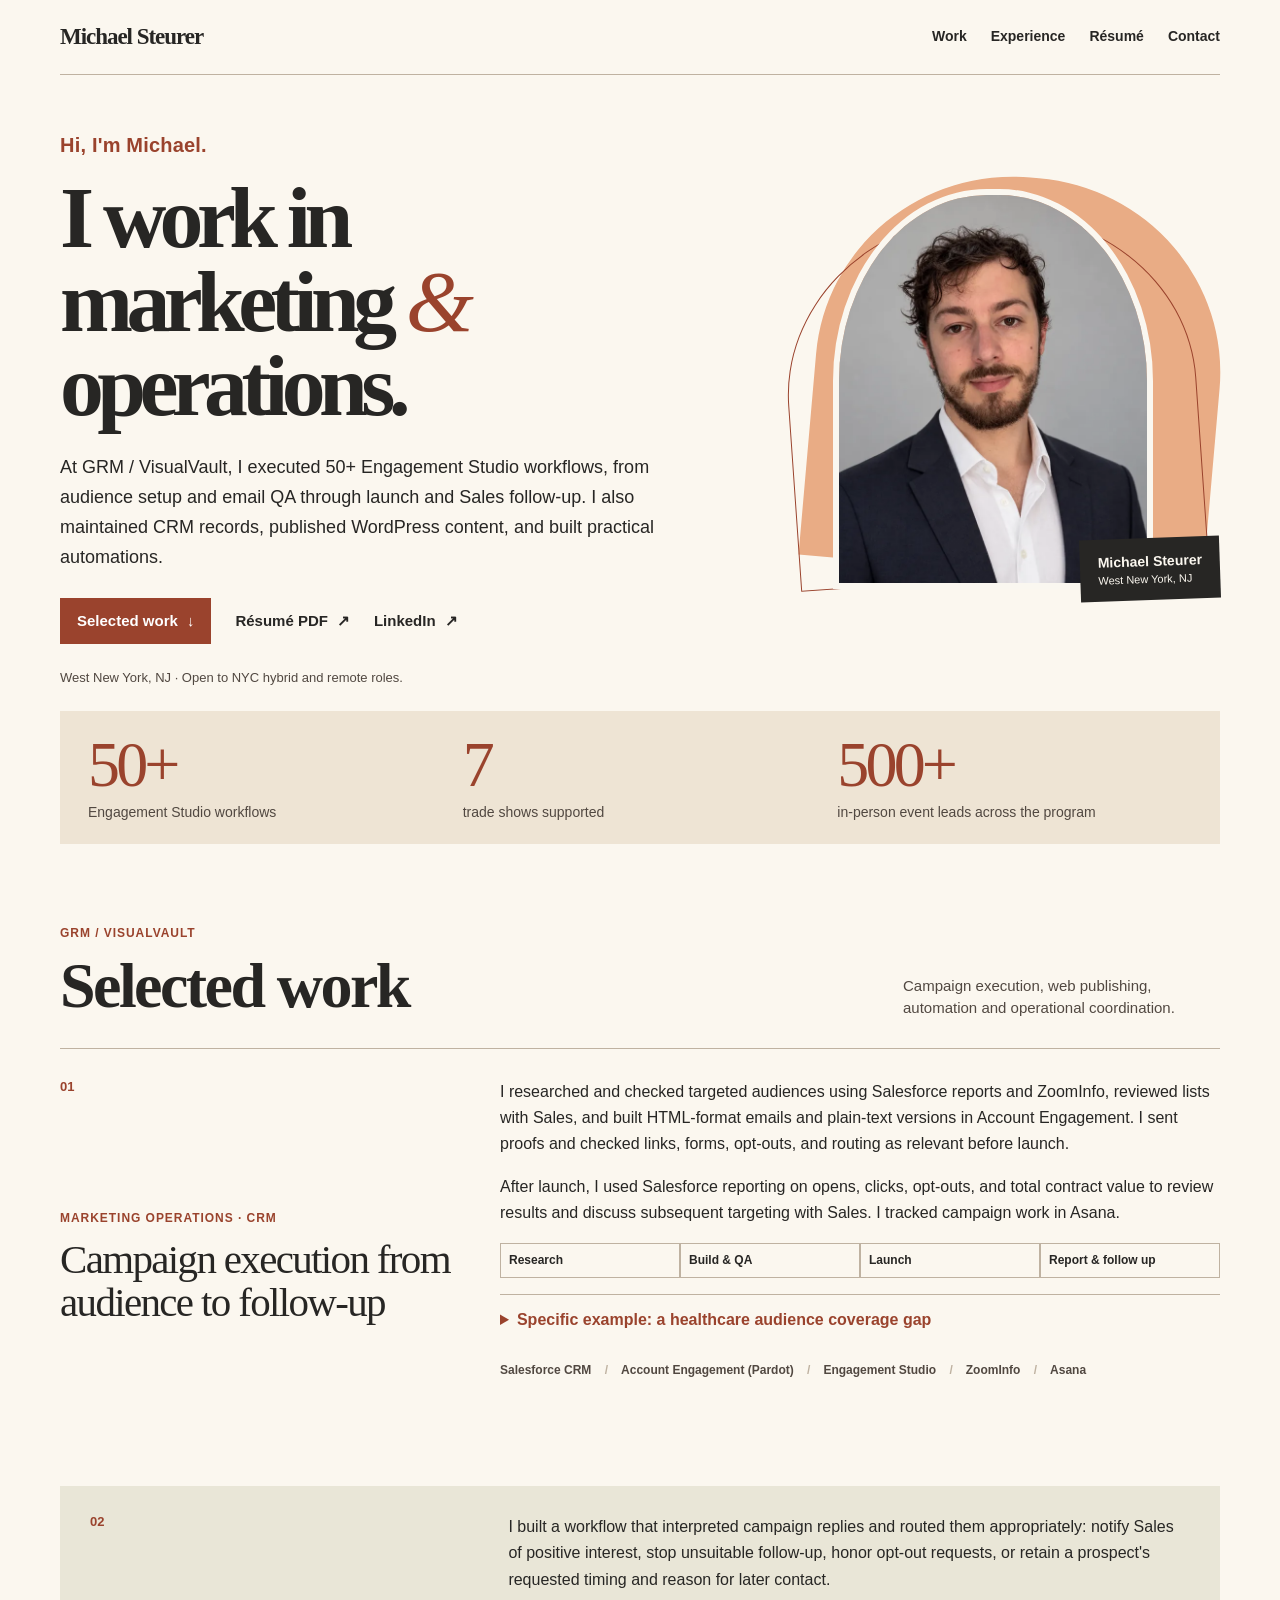
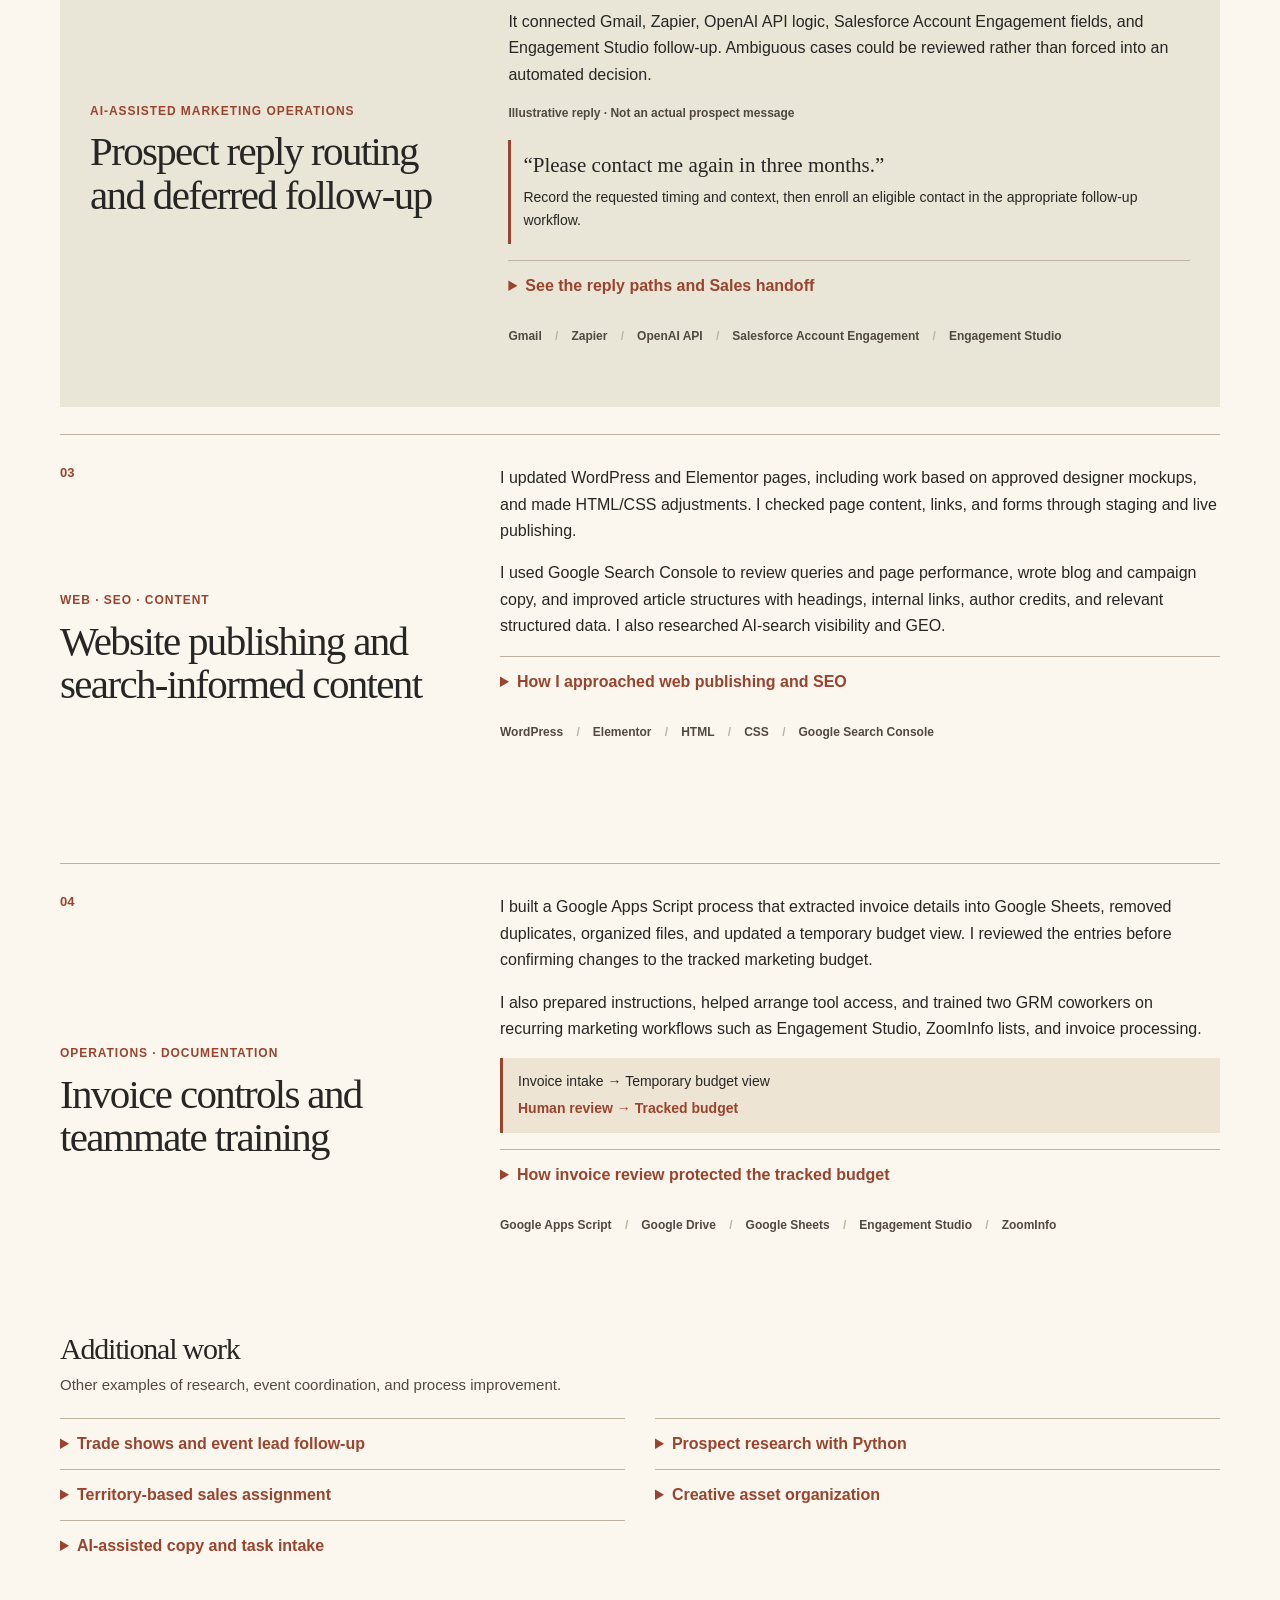
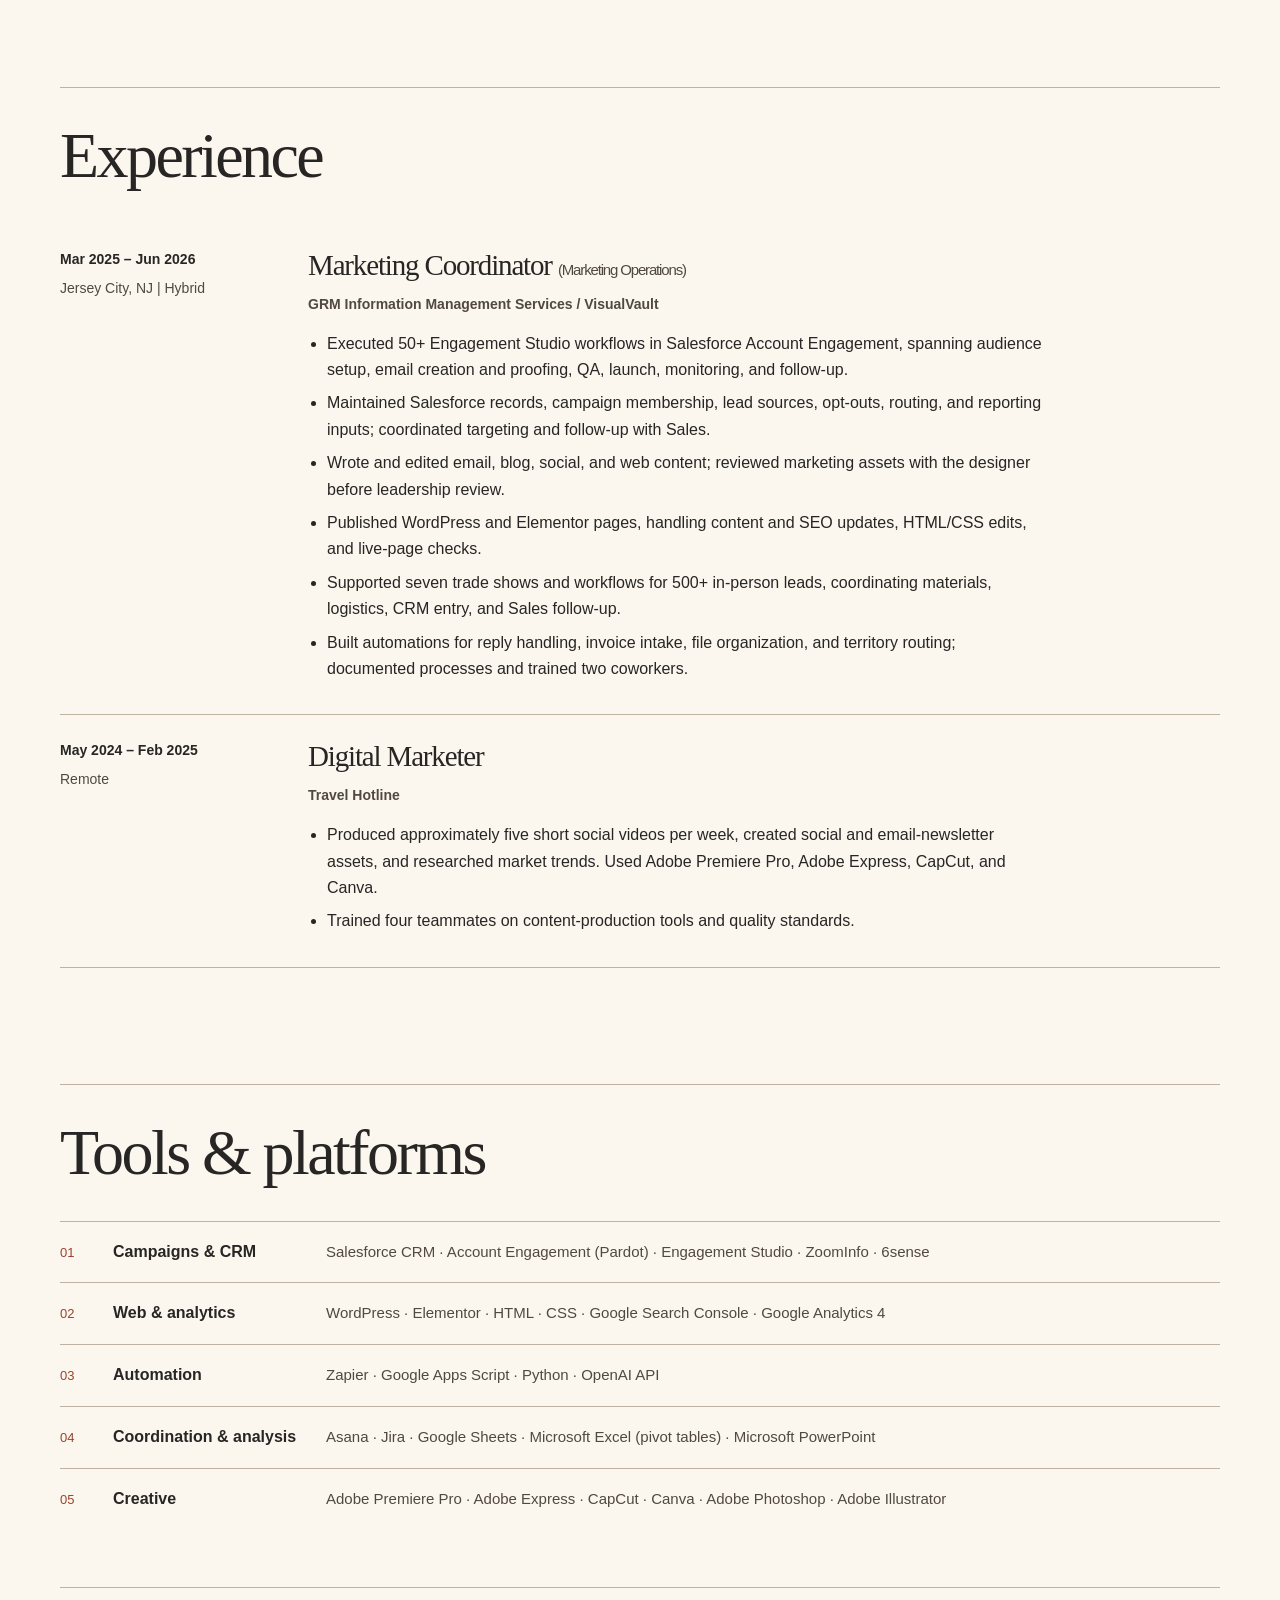
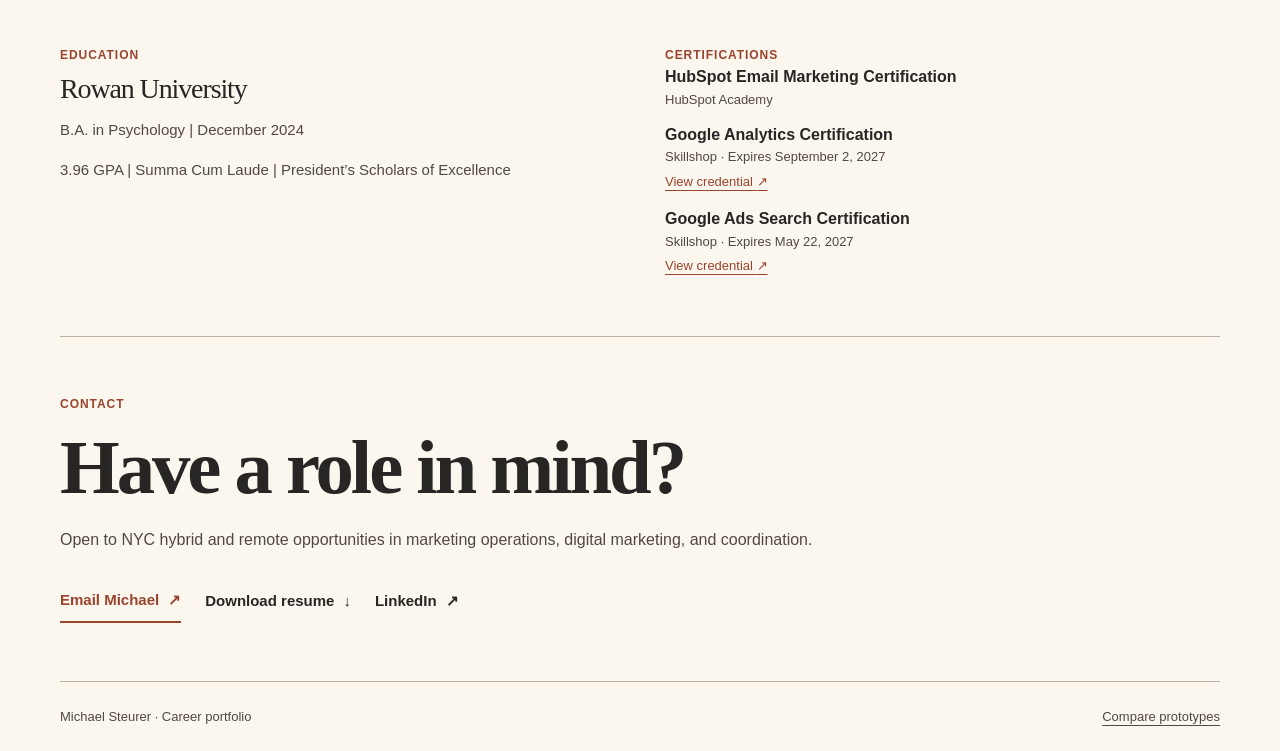
<file: prototypes/personal.html>
<!doctype html><html lang="en"><head><meta charset="utf-8"><meta name="viewport" content="width=device-width,initial-scale=1"><meta name="robots" content="noindex,nofollow"><meta name="description" content="Unpublished design prototype for Michael Steurer's portfolio."><link rel="stylesheet" href="common.css"><link rel="stylesheet" href="personal.css"><title>03 — Personal brand | Michael Steurer portfolio prototype</title></head><body class="personal"><a class="skip" href="#main">Skip to main content</a><header class="site-header"><a class="wordmark" href="#top">Michael Steurer</a><nav aria-label="Primary"><a href="#work">Work</a><a href="#experience">Experience</a><a href="../Michael_Steurer_Resume.pdf">Résumé</a><a href="#contact">Contact</a></nav></header><main id="main"><section class="hero" id="top" aria-labelledby="hero-title"><div class="hero-grid"><div class="hero-copy"><p class="hello">Hi, I'm Michael.</p><h1 id="hero-title">I work in<br>marketing <em>&amp;</em><br>operations.</h1><p class="intro">At GRM / VisualVault, I executed 50+ Engagement Studio workflows, from audience setup and email QA through launch and Sales follow-up. I also maintained CRM records, published WordPress content, and built practical automations.</p><div class="actions"><a class="main-link" href="#work">Selected work <span aria-hidden="true">↓</span></a><a href="../Michael_Steurer_Resume.pdf" download>Résumé PDF <span aria-hidden="true">↗</span></a><a href="https://www.linkedin.com/in/mickey-steurer" target="_blank" rel="noopener noreferrer">LinkedIn <span aria-hidden="true">↗</span></a></div></div><div class="portrait-composition"><div class="photo-shape" aria-hidden="true"></div><figure class="hero-photo"><img src="../michael-steurer-portrait.webp" width="640" height="800" alt="Michael Steurer in a dark suit and white shirt" fetchpriority="high"></figure><div class="portrait-caption"><strong>Michael Steurer</strong><span>West New York, NJ</span></div></div></div><p class="availability">West New York, NJ · Open to NYC hybrid and remote roles.</p><div class="fact-strip" aria-label="Professional experience at GRM / VisualVault"><div><strong>50+</strong><span>Engagement Studio workflows</span></div><div><strong>7</strong><span>trade shows supported</span></div><div><strong>500+</strong><span>in-person event leads across the program</span></div></div></section><section class="work-section" id="work" aria-labelledby="work-title">
    <header class="section-heading"><div><p class="section-kicker">GRM / VisualVault</p><h2 id="work-title">Selected work</h2></div><p>Campaign execution, web publishing, automation and operational coordination.</p></header>
    <div class="case-list case-list-revised personal-list">
      <article class="case-study portfolio-case" id="salesforce-campaigns" aria-labelledby="salesforce-campaigns-title">
        <div class="case-heading"><span class="case-index" aria-hidden="true">01</span><div><p class="project-type">Marketing operations · CRM</p><h3 id="salesforce-campaigns-title">Campaign execution from audience to follow-up</h3></div></div>
        <div class="case-copy">
          <p>I researched and checked targeted audiences using Salesforce reports and ZoomInfo, reviewed lists with Sales, and built HTML-format emails and plain-text versions in Account Engagement. I sent proofs and checked links, forms, opt-outs, and routing as relevant before launch.</p>
          <p>After launch, I used Salesforce reporting on opens, clicks, opt-outs, and total contract value to review results and discuss subsequent targeting with Sales. I tracked campaign work in Asana.</p>
        </div>
        <div class="campaign-strip" aria-label="Campaign activities"><span>Research</span><span>Build &amp; QA</span><span>Launch</span><span>Report &amp; follow up</span></div><details class="work-example" id="campaign-example">
          <summary>Specific example: a healthcare audience coverage gap</summary>
          <div class="example-content case-copy">
            <p>Our existing prospect source did not adequately cover a specialized healthcare audience. My manager and I jointly recommended Definitive Healthcare; I then used its lists to build and execute campaigns in Salesforce Account Engagement.</p>
            <p>That gave the team a new source for a specialized audience and let me implement the agreed approach in live campaigns.</p>
          </div>
        </details>
        <div class="case-tags" aria-label="Tools used"><span>Salesforce CRM</span><span>Account Engagement (Pardot)</span><span>Engagement Studio</span><span>ZoomInfo</span><span>Asana</span></div>
      </article>
      <article class="case-study portfolio-case" id="ai-reply-workflow" aria-labelledby="ai-reply-title">
        <div class="case-heading"><span class="case-index" aria-hidden="true">02</span><div><p class="project-type">AI-assisted marketing operations</p><h3 id="ai-reply-title">Prospect reply routing and deferred follow-up</h3></div></div>
        <div class="case-copy">
          <p>I built a workflow that interpreted campaign replies and routed them appropriately: notify Sales of positive interest, stop unsuitable follow-up, honor opt-out requests, or retain a prospect's requested timing and reason for later contact.</p>
          <p>It connected Gmail, Zapier, OpenAI API logic, Salesforce Account Engagement fields, and Engagement Studio follow-up. Ambiguous cases could be reviewed rather than forced into an automated decision.</p>
        </div>
        <p class="example-caption">Illustrative reply · Not an actual prospect message</p>
        <div class="reply-example-inline"><span>“Please contact me again in three months.”</span><span>Record the requested timing and context, then enroll an eligible contact in the appropriate follow-up workflow.</span></div>
        <details class="work-example" id="follow-up-example">
          <summary>See the reply paths and Sales handoff</summary>
          <div class="example-content reply-flow">
            <ol class="flow-intake" aria-label="Reply intake">
              <li><strong>Gmail reply</strong><span>Received by a Sales alias</span></li>
              <li><strong>Zapier</strong><span>Processes the response</span></li>
              <li><strong>Rules / OpenAI API</strong><span>Classifies reply intent; unclear cases may require review</span></li>
            </ol>
            <h4 class="flow-label">Response paths</h4>
            <div class="response-paths">
              <div><h4>Interested</h4><p>Notify Sales so a salesperson can respond.</p></div>
              <div><h4>Not interested</h4><p>Stop further emails in the current campaign.</p></div>
              <div><h4>Do not contact</h4><p>Update preferences and suppression records to stop outreach.</p></div>
              <div class="deferred-path"><h4>Deferred interest</h4><p>Save the time and reason supplied by the prospect and connect the contact to the appropriate personalized follow-up.</p>
                <ol class="deferred-steps" aria-label="Deferred-interest follow-up">
                  <li><strong>Identify timing and context</strong><p>Extract the requested follow-up time and the reason, when provided.</p></li>
                  <li><strong>Save relevant fields</strong><p>Use custom Account Engagement fields to store timing and context.</p></li>
                  <li><strong>Enroll for follow-up</strong><p>Place eligible contacts into the appropriate dynamic list and Engagement Studio workflow.</p></li>
                  <li class="sales-handoff"><strong>Hand interested replies to Sales</strong><p>A salesperson handles the conversation.</p></li>
                </ol>
              </div>
            </div>
          </div>
        </details>
        <div class="case-tags" aria-label="Tools used"><span>Gmail</span><span>Zapier</span><span>OpenAI API</span><span>Salesforce Account Engagement</span><span>Engagement Studio</span></div>
      </article>
      <article class="case-study portfolio-case" id="web-publishing" aria-labelledby="web-publishing-title">
        <div class="case-heading"><span class="case-index" aria-hidden="true">03</span><div><p class="project-type">Web · SEO · content</p><h3 id="web-publishing-title">Website publishing and search-informed content</h3></div></div>
        <div class="case-copy">
          <p>I updated WordPress and Elementor pages, including work based on approved designer mockups, and made HTML/CSS adjustments. I checked page content, links, and forms through staging and live publishing.</p>
          <p>I used Google Search Console to review queries and page performance, wrote blog and campaign copy, and improved article structures with headings, internal links, author credits, and relevant structured data. I also researched AI-search visibility and GEO.</p>
        </div>
        <details class="work-example" id="website-example">
          <summary>How I approached web publishing and SEO</summary>
          <div class="example-content"><ol class="workflow-steps">
            <li><strong>Research content needs</strong><p>Review Search Console clicks, impressions, queries, and page trends alongside business topics.</p></li>
            <li><strong>Revise copy and page elements</strong><p>Update content, headings, descriptions, internal links, or page layout as appropriate.</p></li>
            <li><strong>Stage and publish</strong><p>Make WordPress and Elementor changes and check the page before release.</p></li>
            <li><strong>Check the live result</strong><p>Review the published page, including links and forms where relevant.</p></li>
          </ol></div>
        </details>
        <div class="case-tags" aria-label="Tools used"><span>WordPress</span><span>Elementor</span><span>HTML</span><span>CSS</span><span>Google Search Console</span></div>
      </article>
      <article class="case-study portfolio-case" id="operations-training" aria-labelledby="operations-training-title">
        <div class="case-heading"><span class="case-index" aria-hidden="true">04</span><div><p class="project-type">Operations · documentation</p><h3 id="operations-training-title">Invoice controls and teammate training</h3></div></div>
        <div class="case-copy">
          <p>I built a Google Apps Script process that extracted invoice details into Google Sheets, removed duplicates, organized files, and updated a temporary budget view. I reviewed the entries before confirming changes to the tracked marketing budget.</p>
          <p>I also prepared instructions, helped arrange tool access, and trained two GRM coworkers on recurring marketing workflows such as Engagement Studio, ZoomInfo lists, and invoice processing.</p>
        </div>
        <div class="approval-strip"><span>Invoice intake → Temporary budget view</span><strong>Human review → Tracked budget</strong></div><details class="work-example" id="invoice-example">
          <summary>How invoice review protected the tracked budget</summary>
          <div class="example-content"><ol class="workflow-steps">
            <li><strong>Collect details</strong><p>Capture fields from invoices in Google Drive and create a structured sheet record.</p></li>
            <li><strong>Organize and deduplicate</strong><p>Remove duplicate entries and files, then organize processed documents.</p></li>
            <li><strong>Prepare a working view</strong><p>Feed a temporary budget view for review.</p></li>
            <li class="human-step"><strong>Review and confirm</strong><p>I check the entries before approving updates to the tracked budget.</p></li>
            <li><strong>Update tracking</strong><p>After confirmation, the workflow updates the tracked budget. I also tracked payment status through email.</p></li>
          </ol></div>
        </details>
        <div class="case-tags" aria-label="Tools used"><span>Google Apps Script</span><span>Google Drive</span><span>Google Sheets</span><span>Engagement Studio</span><span>ZoomInfo</span></div>
      </article>
    </div>
    <div class="supporting-projects" id="other-projects">
      <h3>Additional work</h3>
      <p class="supporting-intro">Other examples of research, event coordination, and process improvement.</p>
      <div class="supporting-project-grid">
        <details class="work-example" id="events-example"><summary>Trade shows and event lead follow-up</summary><div class="example-content"><p>Supported seven trade shows with scheduling, vendors, shipping, booth materials, lead retrieval, Salesforce entry, Sales handoffs, and post-event campaigns. Across the event program, I helped process 500+ in-person leads.</p></div></details>
        <details class="work-example" id="acquisition-example"><summary>Prospect research with Python</summary><div class="example-content"><p>Used a ZoomInfo list and a local Python script to research Florida storage businesses. I wrote outreach copy and built an Account Engagement campaign, launched after my manager approved it. One CEO responded about possibly selling his company.</p></div></details>
        <details class="work-example" id="routing-example"><summary>Territory-based sales assignment</summary><div class="example-content"><p>Built a Google Apps Script workflow that compared prospect locations with company facilities, assigned a relevant Sales alias in Account Engagement, and flagged distant or ambiguous matches for review.</p></div></details>
        <details class="work-example" id="creative-example"><summary>Creative asset organization</summary><div class="example-content"><p>Working with the designer, built a Drive file-renaming and organization workflow using project emails and established naming conventions to identify assets.</p></div></details>
        <details class="work-example" id="ai-tools-example"><summary>AI-assisted copy and task intake</summary><div class="example-content"><p>Built AI-assisted workflows to help generate marketing copy and campaign ideas. Separately, used AI to turn emails into task suggestions, reviewing the resulting tasks before using them.</p></div></details>
      </div>
    </div>
  </section><section class="experience-section" id="experience" aria-labelledby="experience-title">
    <div class="plain-heading"><h2 id="experience-title">Experience</h2></div>
    <div class="timeline">
      <article class="timeline-row" id="campaign-work">
        <div class="timeline-meta"><span>Mar 2025 – Jun 2026</span><span>Jersey City, NJ | Hybrid</span></div>
        <div class="timeline-main"><h3>Marketing Coordinator <span>(Marketing Operations)</span></h3><p class="company">GRM Information Management Services / VisualVault</p><ul>
          <li>Executed 50+ Engagement Studio workflows in Salesforce Account Engagement, spanning audience setup, email creation and proofing, QA, launch, monitoring, and follow-up.</li>
          <li>Maintained Salesforce records, campaign membership, lead sources, opt-outs, routing, and reporting inputs; coordinated targeting and follow-up with Sales.</li>
          <li>Wrote and edited email, blog, social, and web content; reviewed marketing assets with the designer before leadership review.</li>
          <li>Published WordPress and Elementor pages, handling content and SEO updates, HTML/CSS edits, and live-page checks.</li>
          <li>Supported seven trade shows and workflows for 500+ in-person leads, coordinating materials, logistics, CRM entry, and Sales follow-up.</li>
          <li>Built automations for reply handling, invoice intake, file organization, and territory routing; documented processes and trained two coworkers.</li>
        </ul></div>
      </article>
      <article class="timeline-row">
        <div class="timeline-meta"><span>May 2024 – Feb 2025</span><span>Remote</span></div>
        <div class="timeline-main"><h3>Digital Marketer</h3><p class="company">Travel Hotline</p><ul>
          <li>Produced approximately five short social videos per week, created social and email-newsletter assets, and researched market trends. Used Adobe Premiere Pro, Adobe Express, CapCut, and Canva.</li>
          <li>Trained four teammates on content-production tools and quality standards.</li>
        </ul></div>
      </article>
    </div>
  </section>
<section class="tools-section" aria-labelledby="tools-title">
    <div class="plain-heading"><h2 id="tools-title">Tools &amp; platforms</h2></div>
    <div class="tool-list">
      <article><span>01</span><h3>Campaigns &amp; CRM</h3><p>Salesforce CRM · Account Engagement (Pardot) · Engagement Studio · ZoomInfo · 6sense</p></article>
      <article><span>02</span><h3>Web &amp; analytics</h3><p>WordPress · Elementor · HTML · CSS · Google Search Console · Google Analytics 4</p></article>
      <article><span>03</span><h3>Automation</h3><p>Zapier · Google Apps Script · Python · OpenAI API</p></article>
      <article><span>04</span><h3>Coordination &amp; analysis</h3><p>Asana · Jira · Google Sheets · Microsoft Excel (pivot tables) · Microsoft PowerPoint</p></article>
      <article><span>05</span><h3>Creative</h3><p>Adobe Premiere Pro · Adobe Express · CapCut · Canva · Adobe Photoshop · Adobe Illustrator</p></article>
    </div>
  </section>
<section class="credentials-section" aria-labelledby="credentials-title">
    <h2 class="sr-only" id="credentials-title">Education and certifications</h2>
    <div class="education-card"><p class="eyebrow">Education</p><h3>Rowan University</h3><p>B.A. in Psychology | December 2024</p><p>3.96 GPA | Summa Cum Laude | President’s Scholars of Excellence</p></div>
    <div class="certifications-card">
      <p class="eyebrow">Certifications</p>
      <div class="credential-list">
        <article class="credential-item"><h3>HubSpot Email Marketing Certification</h3><p class="credential-meta">HubSpot Academy</p></article>
        <article class="credential-item"><h3>Google Analytics Certification</h3><p class="credential-meta">Skillshop · Expires September 2, 2027</p><a class="credential-link" href="https://www.credential.net/fdd7fefc-9861-4fd1-ae11-877b0e5e66d2" target="_blank" rel="noopener noreferrer" aria-label="View verified Google Analytics Certification credential in a new tab">View credential <span aria-hidden="true">↗</span></a></article>
        <article class="credential-item"><h3>Google Ads Search Certification</h3><p class="credential-meta">Skillshop · Expires May 22, 2027</p><a class="credential-link" href="https://skillshop.credential.net/fffa80c5-0bea-4d63-9f72-18ca5fabbcd1" target="_blank" rel="noopener noreferrer" aria-label="View verified Google Ads Search Certification credential in a new tab">View credential <span aria-hidden="true">↗</span></a></article>
      </div>
    </div>
  </section>
<section class="contact-section" id="contact" aria-labelledby="contact-title">
    <p class="eyebrow">Contact</p>
    <h2 id="contact-title">Have a role in mind?</h2>
    <p class="contact-copy">Open to NYC hybrid and remote opportunities in marketing operations, digital marketing, and coordination.</p>
    <div class="contact-actions"><a class="button contact-button" href="mailto:mickey.steurer@gmail.com">Email Michael <span aria-hidden="true">↗</span></a><a class="button contact-outline" href="../Michael_Steurer_Resume.pdf" download>Download resume <span aria-hidden="true">↓</span></a><a class="text-link light-link" href="https://www.linkedin.com/in/mickey-steurer" target="_blank" rel="noopener noreferrer" aria-label="Open Michael Steurer's LinkedIn profile in a new tab">LinkedIn <span aria-hidden="true">↗</span></a></div>
  </section></main><footer><span>Michael Steurer · Career portfolio</span><a href="index.html">Compare prototypes</a></footer></body></html>
</file>
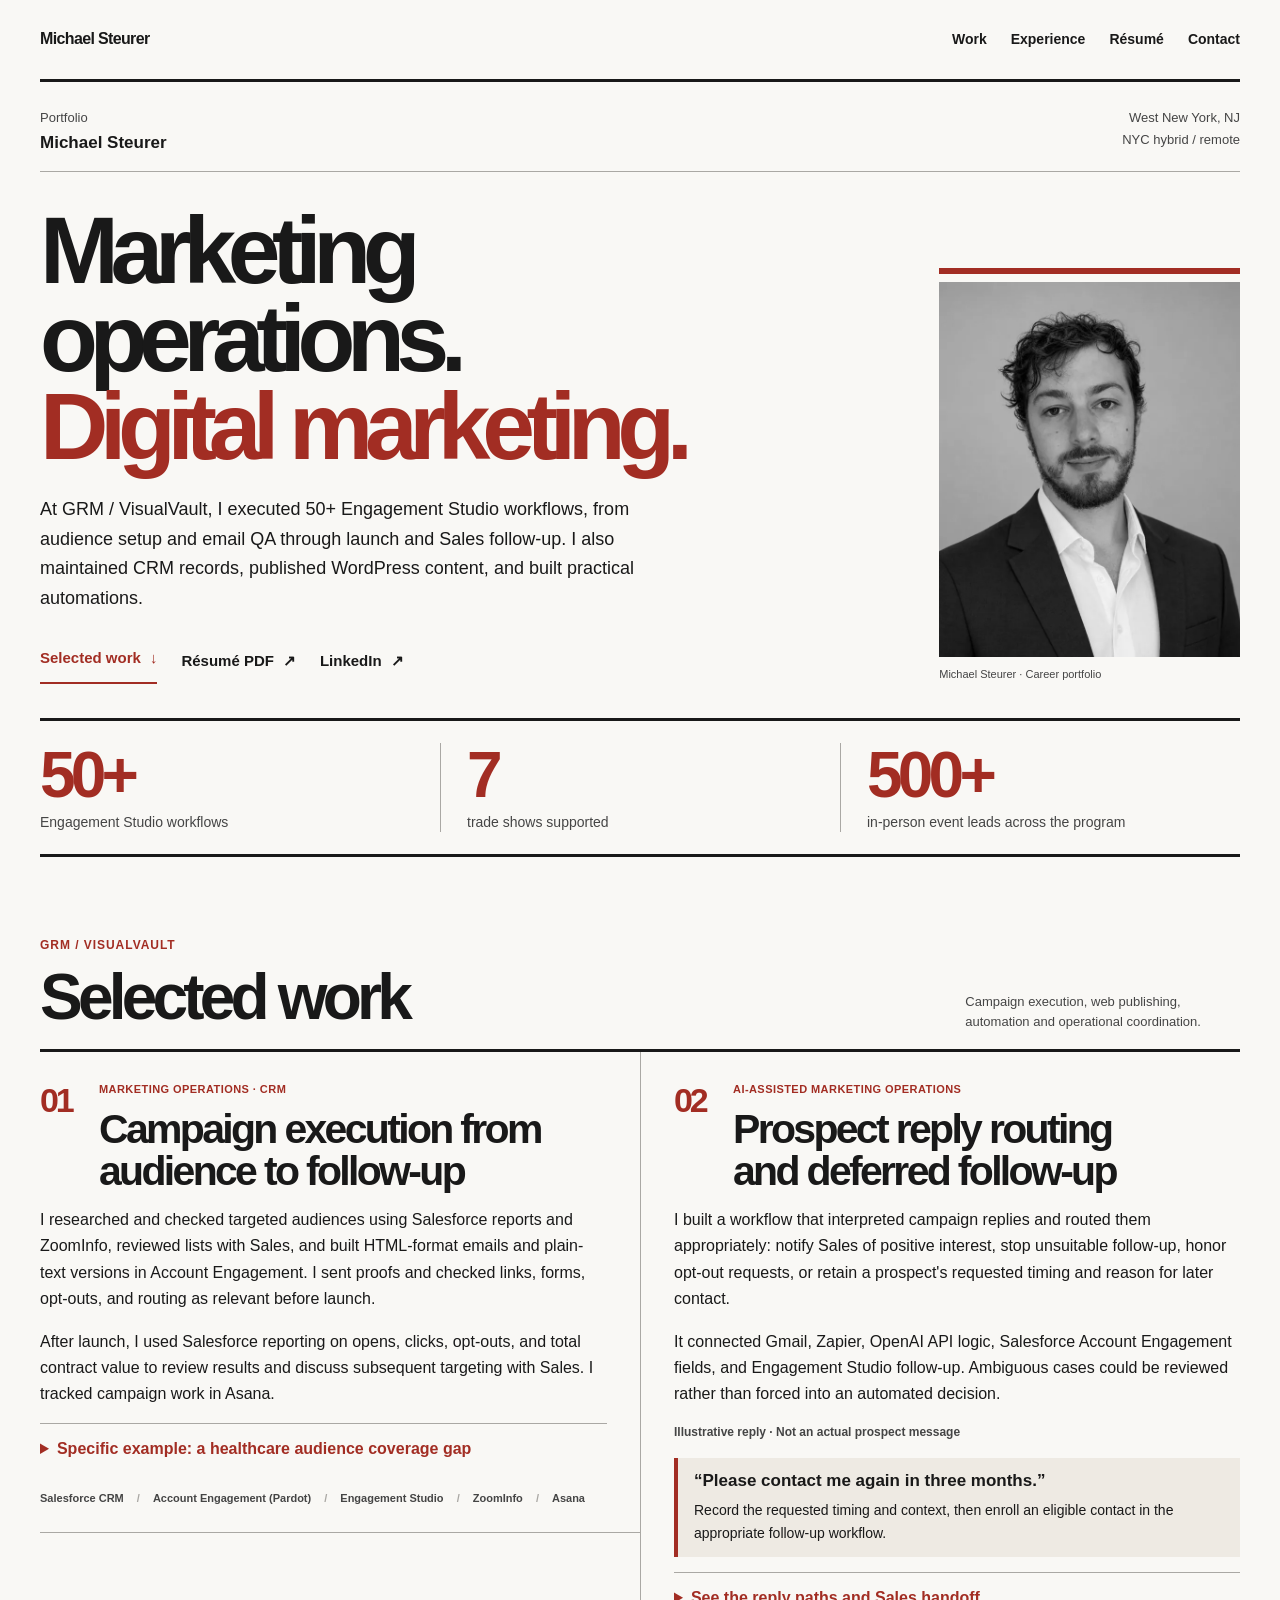
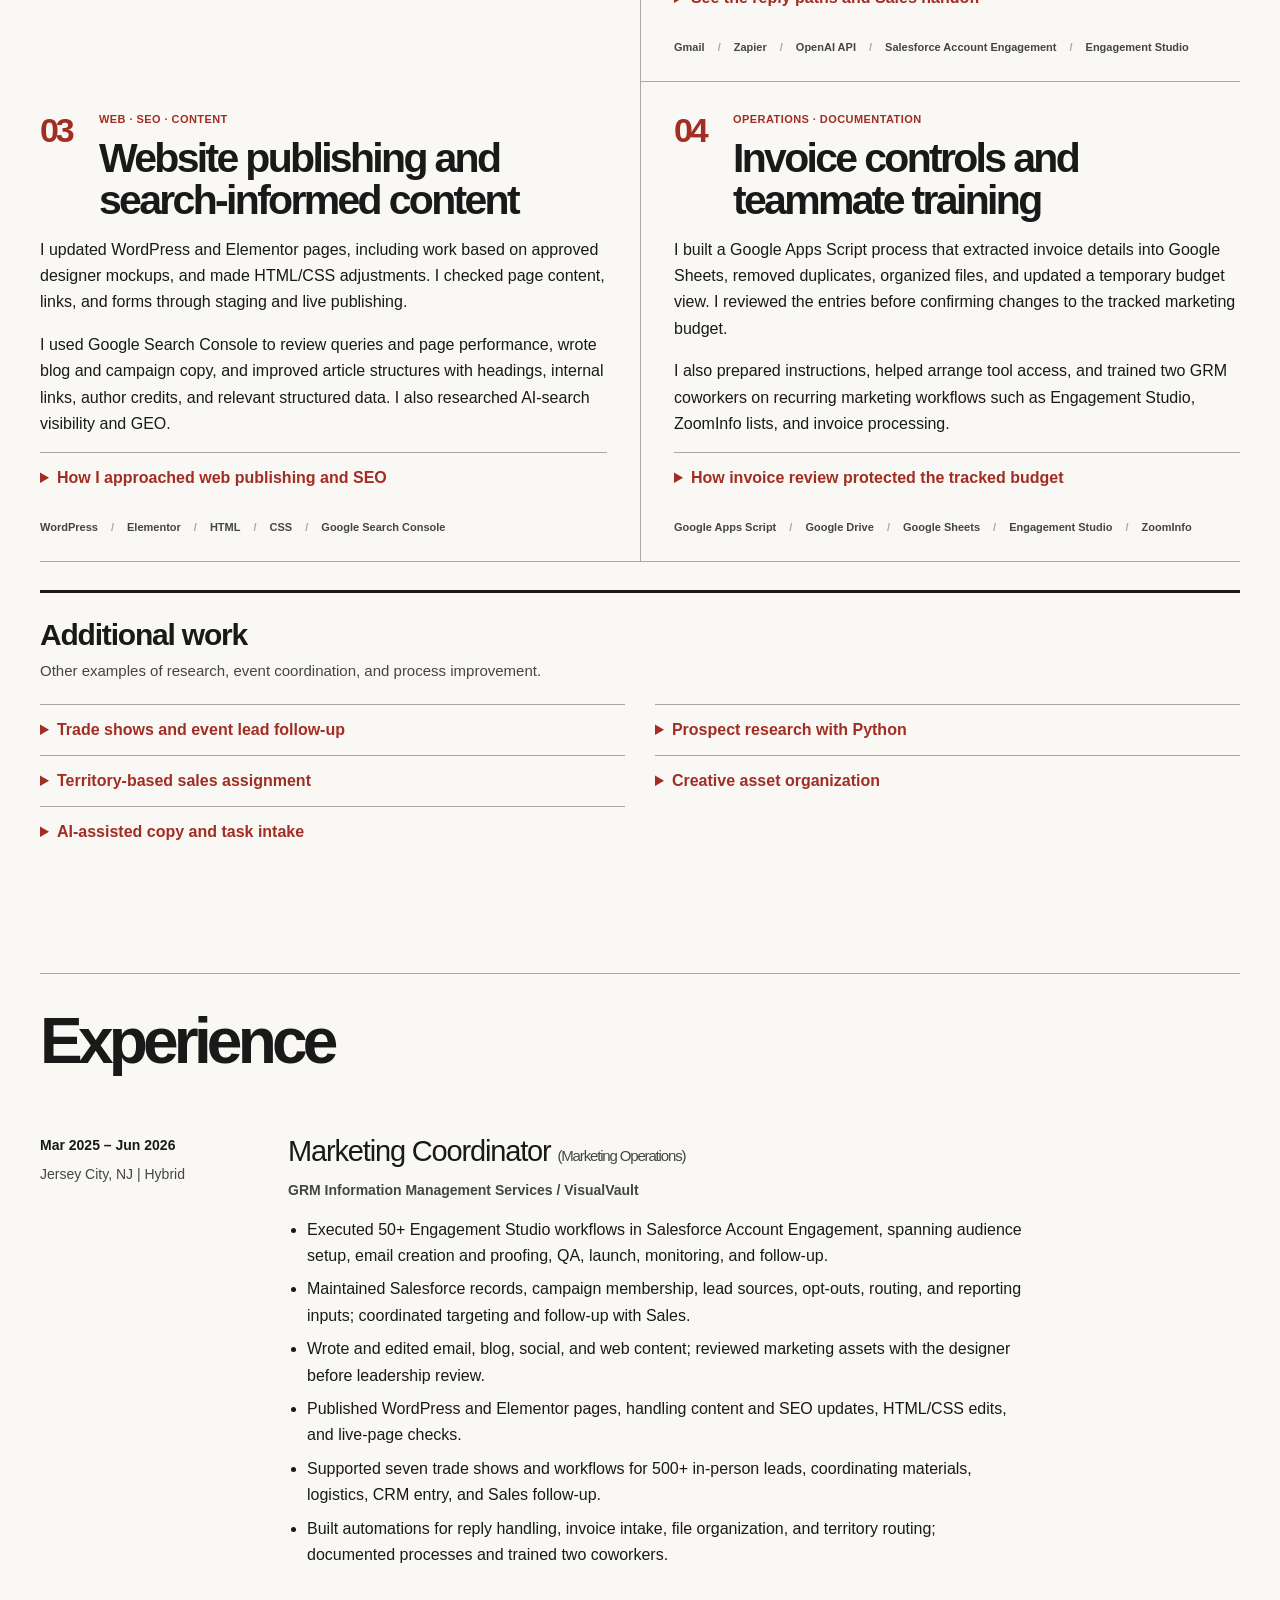
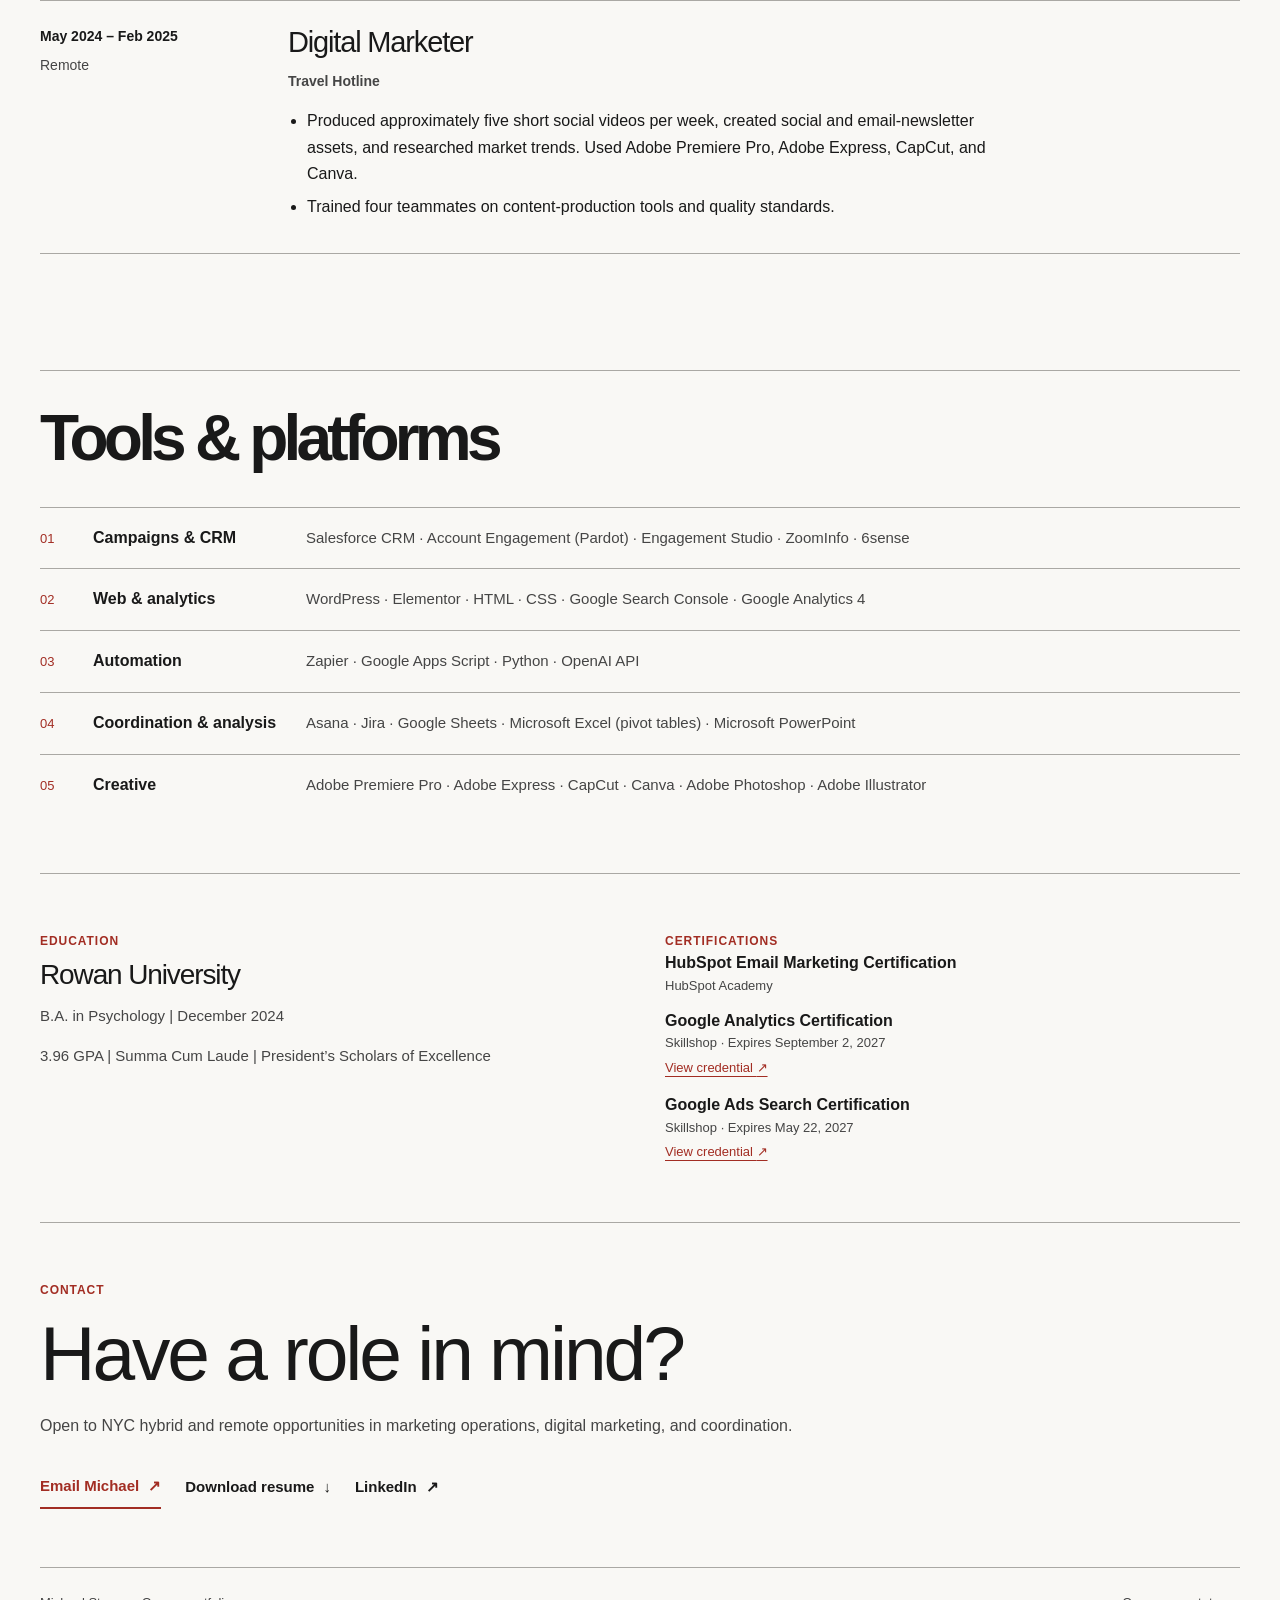
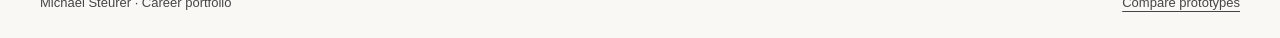
<file: prototypes/swiss.html>
<!doctype html><html lang="en"><head><meta charset="utf-8"><meta name="viewport" content="width=device-width,initial-scale=1"><meta name="robots" content="noindex,nofollow"><meta name="description" content="Unpublished design prototype for Michael Steurer's portfolio."><link rel="stylesheet" href="common.css"><link rel="stylesheet" href="swiss.css"><title>02 — Swiss grid | Michael Steurer portfolio prototype</title></head><body class="swiss"><a class="skip" href="#main">Skip to main content</a><header class="site-header"><a class="wordmark" href="#top">Michael Steurer</a><nav aria-label="Primary"><a href="#work">Work</a><a href="#experience">Experience</a><a href="../Michael_Steurer_Resume.pdf">Résumé</a><a href="#contact">Contact</a></nav></header><main id="main"><section class="hero" id="top" aria-labelledby="hero-title"><div class="hero-top"><p>Portfolio<br><strong>Michael Steurer</strong></p><p>West New York, NJ<br>NYC hybrid / remote</p></div><div class="hero-grid"><div class="hero-copy"><h1 id="hero-title">Marketing<br>operations.<br><span>Digital marketing.</span></h1><p class="intro">At GRM / VisualVault, I executed 50+ Engagement Studio workflows, from audience setup and email QA through launch and Sales follow-up. I also maintained CRM records, published WordPress content, and built practical automations.</p><div class="actions"><a class="main-link" href="#work">Selected work <span aria-hidden="true">↓</span></a><a href="../Michael_Steurer_Resume.pdf" download>Résumé PDF <span aria-hidden="true">↗</span></a><a href="https://www.linkedin.com/in/mickey-steurer" target="_blank" rel="noopener noreferrer">LinkedIn <span aria-hidden="true">↗</span></a></div></div><figure class="hero-photo"><img src="../michael-steurer-portrait.webp" width="640" height="800" alt="Michael Steurer in a dark suit and white shirt" fetchpriority="high"><figcaption>Michael Steurer · Career portfolio</figcaption></figure></div><div class="fact-strip" aria-label="Professional experience at GRM / VisualVault"><div><strong>50+</strong><span>Engagement Studio workflows</span></div><div><strong>7</strong><span>trade shows supported</span></div><div><strong>500+</strong><span>in-person event leads across the program</span></div></div></section><section class="work-section" id="work" aria-labelledby="work-title">
    <header class="section-heading"><div><p class="section-kicker">GRM / VisualVault</p><h2 id="work-title">Selected work</h2></div><p>Campaign execution, web publishing, automation and operational coordination.</p></header>
    <div class="case-list case-list-revised swiss-grid">
      <article class="case-study portfolio-case" id="salesforce-campaigns" aria-labelledby="salesforce-campaigns-title">
        <div class="case-heading"><span class="case-index" aria-hidden="true">01</span><div><p class="project-type">Marketing operations · CRM</p><h3 id="salesforce-campaigns-title">Campaign execution from audience to follow-up</h3></div></div>
        <div class="case-copy">
          <p>I researched and checked targeted audiences using Salesforce reports and ZoomInfo, reviewed lists with Sales, and built HTML-format emails and plain-text versions in Account Engagement. I sent proofs and checked links, forms, opt-outs, and routing as relevant before launch.</p>
          <p>After launch, I used Salesforce reporting on opens, clicks, opt-outs, and total contract value to review results and discuss subsequent targeting with Sales. I tracked campaign work in Asana.</p>
        </div>
        <details class="work-example" id="campaign-example">
          <summary>Specific example: a healthcare audience coverage gap</summary>
          <div class="example-content case-copy">
            <p>Our existing prospect source did not adequately cover a specialized healthcare audience. My manager and I jointly recommended Definitive Healthcare; I then used its lists to build and execute campaigns in Salesforce Account Engagement.</p>
            <p>That gave the team a new source for a specialized audience and let me implement the agreed approach in live campaigns.</p>
          </div>
        </details>
        <div class="case-tags" aria-label="Tools used"><span>Salesforce CRM</span><span>Account Engagement (Pardot)</span><span>Engagement Studio</span><span>ZoomInfo</span><span>Asana</span></div>
      </article>
      <article class="case-study portfolio-case" id="ai-reply-workflow" aria-labelledby="ai-reply-title">
        <div class="case-heading"><span class="case-index" aria-hidden="true">02</span><div><p class="project-type">AI-assisted marketing operations</p><h3 id="ai-reply-title">Prospect reply routing and deferred follow-up</h3></div></div>
        <div class="case-copy">
          <p>I built a workflow that interpreted campaign replies and routed them appropriately: notify Sales of positive interest, stop unsuitable follow-up, honor opt-out requests, or retain a prospect's requested timing and reason for later contact.</p>
          <p>It connected Gmail, Zapier, OpenAI API logic, Salesforce Account Engagement fields, and Engagement Studio follow-up. Ambiguous cases could be reviewed rather than forced into an automated decision.</p>
        </div>
        <p class="example-caption">Illustrative reply · Not an actual prospect message</p>
        <div class="reply-example-inline"><span>“Please contact me again in three months.”</span><span>Record the requested timing and context, then enroll an eligible contact in the appropriate follow-up workflow.</span></div>
        <details class="work-example" id="follow-up-example">
          <summary>See the reply paths and Sales handoff</summary>
          <div class="example-content reply-flow">
            <ol class="flow-intake" aria-label="Reply intake">
              <li><strong>Gmail reply</strong><span>Received by a Sales alias</span></li>
              <li><strong>Zapier</strong><span>Processes the response</span></li>
              <li><strong>Rules / OpenAI API</strong><span>Classifies reply intent; unclear cases may require review</span></li>
            </ol>
            <h4 class="flow-label">Response paths</h4>
            <div class="response-paths">
              <div><h4>Interested</h4><p>Notify Sales so a salesperson can respond.</p></div>
              <div><h4>Not interested</h4><p>Stop further emails in the current campaign.</p></div>
              <div><h4>Do not contact</h4><p>Update preferences and suppression records to stop outreach.</p></div>
              <div class="deferred-path"><h4>Deferred interest</h4><p>Save the time and reason supplied by the prospect and connect the contact to the appropriate personalized follow-up.</p>
                <ol class="deferred-steps" aria-label="Deferred-interest follow-up">
                  <li><strong>Identify timing and context</strong><p>Extract the requested follow-up time and the reason, when provided.</p></li>
                  <li><strong>Save relevant fields</strong><p>Use custom Account Engagement fields to store timing and context.</p></li>
                  <li><strong>Enroll for follow-up</strong><p>Place eligible contacts into the appropriate dynamic list and Engagement Studio workflow.</p></li>
                  <li class="sales-handoff"><strong>Hand interested replies to Sales</strong><p>A salesperson handles the conversation.</p></li>
                </ol>
              </div>
            </div>
          </div>
        </details>
        <div class="case-tags" aria-label="Tools used"><span>Gmail</span><span>Zapier</span><span>OpenAI API</span><span>Salesforce Account Engagement</span><span>Engagement Studio</span></div>
      </article>
      <article class="case-study portfolio-case" id="web-publishing" aria-labelledby="web-publishing-title">
        <div class="case-heading"><span class="case-index" aria-hidden="true">03</span><div><p class="project-type">Web · SEO · content</p><h3 id="web-publishing-title">Website publishing and search-informed content</h3></div></div>
        <div class="case-copy">
          <p>I updated WordPress and Elementor pages, including work based on approved designer mockups, and made HTML/CSS adjustments. I checked page content, links, and forms through staging and live publishing.</p>
          <p>I used Google Search Console to review queries and page performance, wrote blog and campaign copy, and improved article structures with headings, internal links, author credits, and relevant structured data. I also researched AI-search visibility and GEO.</p>
        </div>
        <details class="work-example" id="website-example">
          <summary>How I approached web publishing and SEO</summary>
          <div class="example-content"><ol class="workflow-steps">
            <li><strong>Research content needs</strong><p>Review Search Console clicks, impressions, queries, and page trends alongside business topics.</p></li>
            <li><strong>Revise copy and page elements</strong><p>Update content, headings, descriptions, internal links, or page layout as appropriate.</p></li>
            <li><strong>Stage and publish</strong><p>Make WordPress and Elementor changes and check the page before release.</p></li>
            <li><strong>Check the live result</strong><p>Review the published page, including links and forms where relevant.</p></li>
          </ol></div>
        </details>
        <div class="case-tags" aria-label="Tools used"><span>WordPress</span><span>Elementor</span><span>HTML</span><span>CSS</span><span>Google Search Console</span></div>
      </article>
      <article class="case-study portfolio-case" id="operations-training" aria-labelledby="operations-training-title">
        <div class="case-heading"><span class="case-index" aria-hidden="true">04</span><div><p class="project-type">Operations · documentation</p><h3 id="operations-training-title">Invoice controls and teammate training</h3></div></div>
        <div class="case-copy">
          <p>I built a Google Apps Script process that extracted invoice details into Google Sheets, removed duplicates, organized files, and updated a temporary budget view. I reviewed the entries before confirming changes to the tracked marketing budget.</p>
          <p>I also prepared instructions, helped arrange tool access, and trained two GRM coworkers on recurring marketing workflows such as Engagement Studio, ZoomInfo lists, and invoice processing.</p>
        </div>
        <details class="work-example" id="invoice-example">
          <summary>How invoice review protected the tracked budget</summary>
          <div class="example-content"><ol class="workflow-steps">
            <li><strong>Collect details</strong><p>Capture fields from invoices in Google Drive and create a structured sheet record.</p></li>
            <li><strong>Organize and deduplicate</strong><p>Remove duplicate entries and files, then organize processed documents.</p></li>
            <li><strong>Prepare a working view</strong><p>Feed a temporary budget view for review.</p></li>
            <li class="human-step"><strong>Review and confirm</strong><p>I check the entries before approving updates to the tracked budget.</p></li>
            <li><strong>Update tracking</strong><p>After confirmation, the workflow updates the tracked budget. I also tracked payment status through email.</p></li>
          </ol></div>
        </details>
        <div class="case-tags" aria-label="Tools used"><span>Google Apps Script</span><span>Google Drive</span><span>Google Sheets</span><span>Engagement Studio</span><span>ZoomInfo</span></div>
      </article>
    </div>
    <div class="supporting-projects" id="other-projects">
      <h3>Additional work</h3>
      <p class="supporting-intro">Other examples of research, event coordination, and process improvement.</p>
      <div class="supporting-project-grid">
        <details class="work-example" id="events-example"><summary>Trade shows and event lead follow-up</summary><div class="example-content"><p>Supported seven trade shows with scheduling, vendors, shipping, booth materials, lead retrieval, Salesforce entry, Sales handoffs, and post-event campaigns. Across the event program, I helped process 500+ in-person leads.</p></div></details>
        <details class="work-example" id="acquisition-example"><summary>Prospect research with Python</summary><div class="example-content"><p>Used a ZoomInfo list and a local Python script to research Florida storage businesses. I wrote outreach copy and built an Account Engagement campaign, launched after my manager approved it. One CEO responded about possibly selling his company.</p></div></details>
        <details class="work-example" id="routing-example"><summary>Territory-based sales assignment</summary><div class="example-content"><p>Built a Google Apps Script workflow that compared prospect locations with company facilities, assigned a relevant Sales alias in Account Engagement, and flagged distant or ambiguous matches for review.</p></div></details>
        <details class="work-example" id="creative-example"><summary>Creative asset organization</summary><div class="example-content"><p>Working with the designer, built a Drive file-renaming and organization workflow using project emails and established naming conventions to identify assets.</p></div></details>
        <details class="work-example" id="ai-tools-example"><summary>AI-assisted copy and task intake</summary><div class="example-content"><p>Built AI-assisted workflows to help generate marketing copy and campaign ideas. Separately, used AI to turn emails into task suggestions, reviewing the resulting tasks before using them.</p></div></details>
      </div>
    </div>
  </section><section class="experience-section" id="experience" aria-labelledby="experience-title">
    <div class="plain-heading"><h2 id="experience-title">Experience</h2></div>
    <div class="timeline">
      <article class="timeline-row" id="campaign-work">
        <div class="timeline-meta"><span>Mar 2025 – Jun 2026</span><span>Jersey City, NJ | Hybrid</span></div>
        <div class="timeline-main"><h3>Marketing Coordinator <span>(Marketing Operations)</span></h3><p class="company">GRM Information Management Services / VisualVault</p><ul>
          <li>Executed 50+ Engagement Studio workflows in Salesforce Account Engagement, spanning audience setup, email creation and proofing, QA, launch, monitoring, and follow-up.</li>
          <li>Maintained Salesforce records, campaign membership, lead sources, opt-outs, routing, and reporting inputs; coordinated targeting and follow-up with Sales.</li>
          <li>Wrote and edited email, blog, social, and web content; reviewed marketing assets with the designer before leadership review.</li>
          <li>Published WordPress and Elementor pages, handling content and SEO updates, HTML/CSS edits, and live-page checks.</li>
          <li>Supported seven trade shows and workflows for 500+ in-person leads, coordinating materials, logistics, CRM entry, and Sales follow-up.</li>
          <li>Built automations for reply handling, invoice intake, file organization, and territory routing; documented processes and trained two coworkers.</li>
        </ul></div>
      </article>
      <article class="timeline-row">
        <div class="timeline-meta"><span>May 2024 – Feb 2025</span><span>Remote</span></div>
        <div class="timeline-main"><h3>Digital Marketer</h3><p class="company">Travel Hotline</p><ul>
          <li>Produced approximately five short social videos per week, created social and email-newsletter assets, and researched market trends. Used Adobe Premiere Pro, Adobe Express, CapCut, and Canva.</li>
          <li>Trained four teammates on content-production tools and quality standards.</li>
        </ul></div>
      </article>
    </div>
  </section>
<section class="tools-section" aria-labelledby="tools-title">
    <div class="plain-heading"><h2 id="tools-title">Tools &amp; platforms</h2></div>
    <div class="tool-list">
      <article><span>01</span><h3>Campaigns &amp; CRM</h3><p>Salesforce CRM · Account Engagement (Pardot) · Engagement Studio · ZoomInfo · 6sense</p></article>
      <article><span>02</span><h3>Web &amp; analytics</h3><p>WordPress · Elementor · HTML · CSS · Google Search Console · Google Analytics 4</p></article>
      <article><span>03</span><h3>Automation</h3><p>Zapier · Google Apps Script · Python · OpenAI API</p></article>
      <article><span>04</span><h3>Coordination &amp; analysis</h3><p>Asana · Jira · Google Sheets · Microsoft Excel (pivot tables) · Microsoft PowerPoint</p></article>
      <article><span>05</span><h3>Creative</h3><p>Adobe Premiere Pro · Adobe Express · CapCut · Canva · Adobe Photoshop · Adobe Illustrator</p></article>
    </div>
  </section>
<section class="credentials-section" aria-labelledby="credentials-title">
    <h2 class="sr-only" id="credentials-title">Education and certifications</h2>
    <div class="education-card"><p class="eyebrow">Education</p><h3>Rowan University</h3><p>B.A. in Psychology | December 2024</p><p>3.96 GPA | Summa Cum Laude | President’s Scholars of Excellence</p></div>
    <div class="certifications-card">
      <p class="eyebrow">Certifications</p>
      <div class="credential-list">
        <article class="credential-item"><h3>HubSpot Email Marketing Certification</h3><p class="credential-meta">HubSpot Academy</p></article>
        <article class="credential-item"><h3>Google Analytics Certification</h3><p class="credential-meta">Skillshop · Expires September 2, 2027</p><a class="credential-link" href="https://www.credential.net/fdd7fefc-9861-4fd1-ae11-877b0e5e66d2" target="_blank" rel="noopener noreferrer" aria-label="View verified Google Analytics Certification credential in a new tab">View credential <span aria-hidden="true">↗</span></a></article>
        <article class="credential-item"><h3>Google Ads Search Certification</h3><p class="credential-meta">Skillshop · Expires May 22, 2027</p><a class="credential-link" href="https://skillshop.credential.net/fffa80c5-0bea-4d63-9f72-18ca5fabbcd1" target="_blank" rel="noopener noreferrer" aria-label="View verified Google Ads Search Certification credential in a new tab">View credential <span aria-hidden="true">↗</span></a></article>
      </div>
    </div>
  </section>
<section class="contact-section" id="contact" aria-labelledby="contact-title">
    <p class="eyebrow">Contact</p>
    <h2 id="contact-title">Have a role in mind?</h2>
    <p class="contact-copy">Open to NYC hybrid and remote opportunities in marketing operations, digital marketing, and coordination.</p>
    <div class="contact-actions"><a class="button contact-button" href="mailto:mickey.steurer@gmail.com">Email Michael <span aria-hidden="true">↗</span></a><a class="button contact-outline" href="../Michael_Steurer_Resume.pdf" download>Download resume <span aria-hidden="true">↓</span></a><a class="text-link light-link" href="https://www.linkedin.com/in/mickey-steurer" target="_blank" rel="noopener noreferrer" aria-label="Open Michael Steurer's LinkedIn profile in a new tab">LinkedIn <span aria-hidden="true">↗</span></a></div>
  </section></main><footer><span>Michael Steurer · Career portfolio</span><a href="index.html">Compare prototypes</a></footer></body></html>
</file>
<file: clarity.css>
:root{color-scheme:light;--canvas:#f8f8f6;--ink:#232b36;--accent:#365c91;--muted:#526170;--line:#ccd3dd;--strong-line:#7b899a;--tint:#e9eef5;--font:"Segoe UI",Arial,Helvetica,sans-serif;--max:1144px}
*{box-sizing:border-box}
html{scroll-behavior:smooth;scroll-padding-top:90px;background:var(--canvas)}
body{margin:0;background:var(--canvas);color:var(--ink);font:16px/1.65 var(--font);-webkit-font-smoothing:antialiased}
main>section,footer{width:min(var(--max),calc(100% - 100px));margin-inline:auto}
a{color:var(--accent);text-decoration:underline;text-underline-offset:4px}
a:hover{text-decoration-thickness:2px}
a:focus-visible,summary:focus-visible,input:focus-visible{outline:3px solid var(--accent);outline-offset:4px}
h1,h2,h3,h4,p,figure{margin:0}h1,h2,h3{font-weight:650;line-height:1.12;letter-spacing:-.045em}h4{font-size:15px;line-height:1.4}
img{display:block;max-width:100%;height:auto}
.sr-only{position:absolute!important;clip:rect(0,0,0,0);width:1px;height:1px;overflow:hidden;white-space:nowrap}
.skip-link{position:fixed;z-index:1000;top:12px;left:12px;background:var(--accent);color:white;padding:12px;transform:translateY(-200%)}
.skip-link:focus{transform:none}
.site-header{position:sticky;top:0;z-index:40;background:var(--canvas);display:flex;align-items:center;justify-content:space-between;gap:20px;width:min(var(--max),calc(100% - 100px));margin:auto;padding:17px 0;border-bottom:1px solid var(--line)}
.wordmark{color:var(--ink);font-weight:700;letter-spacing:-.035em;text-decoration:none;font-size:17px;white-space:nowrap}.initials{display:none}
.site-header nav{display:flex;align-items:center;gap:24px}
.site-header nav a{font-size:14px;color:var(--ink);text-decoration:none;min-height:44px;display:inline-flex;align-items:center;white-space:nowrap}
.site-header nav a:hover,.site-header nav a.is-active{color:var(--accent);text-decoration:underline}
.hero{display:grid;grid-template-columns:minmax(0,1fr) minmax(150px,220px);gap:64px;align-items:center;padding:56px 0 48px;border-bottom:1px solid var(--line)}
.hero-name{font-weight:650;font-size:15px;margin-bottom:9px}.hero-place{font-weight:400;font-size:13px;margin-left:7px;color:var(--muted)}
.hero h1{font-size:clamp(45px,5.6vw,77px);line-height:1.03;letter-spacing:-.065em;font-weight:650;max-width:17ch;margin-bottom:22px}
.hero h1 span{color:var(--accent)}.hero-intro{max-width:65ch;font-size:17px;line-height:1.65}
.hero-actions,.contact-actions{display:flex;align-items:center;gap:5px 22px;flex-wrap:wrap;margin-top:16px}
.hero-actions a,.contact-actions a{font-size:14px;font-weight:650;display:inline-flex;align-items:center;gap:8px;min-height:44px}
.primary-action{background:var(--accent);color:white;padding:8px 16px;text-decoration:none}
.primary-action:hover{background:#274875}
.availability-line{margin-top:10px;color:var(--muted);font-size:13px}
.portrait{position:relative;margin:0;align-self:center}.portrait:before{content:"";position:absolute;left:-12px;bottom:30px;width:30%;height:42%;border-left:2px solid var(--accent);border-bottom:2px solid var(--accent);pointer-events:none}
.portrait img{aspect-ratio:4/5;object-fit:cover;object-position:center;filter:saturate(.8)}
.portrait figcaption{display:flex;justify-content:space-between;gap:8px;font-size:11px;color:var(--muted);padding-top:9px}
.work-section,.experience-section,.tools-section,.credentials-section,.contact-section{padding:46px 0}
.section-heading{display:flex;align-items:end;justify-content:space-between;gap:20px;padding-bottom:24px;border-bottom:2px solid var(--ink)}
.section-heading h2,.plain-heading h2,.contact-section h2{font-size:clamp(32px,4.1vw,52px);font-weight:650;line-height:1.05}
.period{color:var(--accent)}.section-heading p{margin-top:9px;color:var(--muted);font-size:15px}.section-note{color:var(--muted);font-size:13px;white-space:nowrap}
.case-study{display:grid;grid-template-columns:minmax(205px,.75fr) minmax(0,1.65fr);gap:15px 56px;padding:29px 0 27px;border-bottom:1px solid var(--line);align-items:start;scroll-margin-top:90px;min-width:0}
.case-heading{grid-column:1;grid-row:1/span 7;display:grid;grid-template-columns:32px minmax(0,1fr);gap:8px;align-items:start;min-width:0}
.case-index{color:var(--accent);font-size:12px;font-weight:700;line-height:1.6;padding-top:2px;font-variant-numeric:tabular-nums}
.project-type{font-size:12px;font-weight:600;color:var(--muted);line-height:1.5}
.case-heading h3{font-size:clamp(24px,2.75vw,36px);font-weight:650;line-height:1.1;margin-top:8px}
.case-study>:not(.case-heading){grid-column:2;min-width:0}
.case-copy,.case-evidence{max-width:76ch;line-height:1.65}
.case-copy p+p{margin-top:11px}.case-evidence{font-size:15px;border-left:2px solid var(--accent);padding-left:14px}
.case-evidence strong{color:var(--accent)}
.case-tags{display:flex;flex-wrap:wrap;gap:3px 11px;font-size:12px;line-height:1.55;color:var(--muted);font-weight:550}
.case-tags span:not(:last-child):after{content:" /";margin-left:8px;color:var(--strong-line)}
.work-example{min-width:0;scroll-margin-top:95px}
.work-example summary{cursor:pointer;color:var(--accent);font-weight:650;font-size:14px;min-height:44px;padding:10px 0;line-height:1.6}
.work-example summary:hover{text-decoration:underline}.example-content{padding:4px 0 14px;font-size:15px;line-height:1.65}.example-content p+p{margin-top:9px}
.workflow-steps,.flow-intake,.deferred-steps{padding-left:23px;margin:0;display:grid;gap:12px}.flow-intake span{display:block;color:var(--muted)}.flow-label{padding:20px 0 9px}
.response-paths{display:grid;grid-template-columns:1fr 1fr;gap:0 20px}.response-paths>div{border-top:1px solid var(--line);padding:12px 0}.response-paths .deferred-path{grid-column:1/-1}
.response-paths h4{margin:0 0 3px}.deferred-steps{margin-top:12px}
.reply-demo{padding:20px 22px;background:var(--tint);border-left:3px solid var(--accent)}
.demo-top{display:flex;align-items:baseline;justify-content:space-between;gap:10px}.demo-top span,.demo-note{color:var(--muted);font-size:12px}.demo-note{margin:7px 0 12px}
.reply-options{padding:0;margin:0;border:0;display:grid;gap:0}
.reply-options label{display:flex;min-height:44px;gap:10px;align-items:center;cursor:pointer;font-size:14px;border-top:1px solid var(--line);padding:8px 0}
.reply-options input{accent-color:var(--accent);width:17px;height:17px;flex:0 0 17px;margin:0}
.demo-result{margin-top:12px;border-top:1px solid var(--strong-line);padding-top:12px}
.demo-class{font-size:13px;color:var(--accent);font-weight:700}.demo-result p{font-size:14px;margin-top:4px}
.invoice-flow{display:grid;grid-template-columns:repeat(4,minmax(0,1fr));list-style:none;padding:0;margin:12px 0;gap:18px}
.invoice-flow li{position:relative;min-width:0;border-top:1px solid var(--strong-line);padding-top:9px;font-size:12px;font-weight:600;line-height:1.4}
.invoice-flow li span{display:block;color:var(--muted);font-size:11px;font-weight:400;margin-bottom:7px}
.invoice-flow li.approval{border-top:3px solid var(--accent);padding-top:7px;color:var(--accent)}.invoice-flow small{display:block;font-size:11px;font-weight:400;margin-top:5px}
.supporting-projects{margin-top:34px}.supporting-projects h3{font-size:23px}.supporting-intro{font-size:14px;color:var(--muted);margin:5px 0 15px}.supporting-project-grid{display:grid;grid-template-columns:1fr 1fr;gap:0 35px}.supporting-project-grid details{border-top:1px solid var(--line)}.supporting-project-grid summary{font-weight:600;color:var(--ink)}
.plain-heading{border-top:2px solid var(--ink);padding:22px 0 8px;margin-bottom:17px}
.timeline-row{display:grid;grid-template-columns:minmax(180px,.75fr) minmax(0,1.65fr);gap:56px;padding:23px 0 28px;border-bottom:1px solid var(--line)}
.timeline-meta{display:grid;align-content:start;gap:4px;color:var(--muted);font-size:14px}
.timeline-meta span:first-child{font-weight:650;color:var(--ink)}
.timeline-main h3{font-size:26px}.timeline-main h3 span{font-size:15px;color:var(--muted);font-weight:400;letter-spacing:0}
.company{font-size:14px;color:var(--muted);font-weight:650;margin-top:8px}.timeline-main ul{margin:13px 0 0;padding-left:19px}.timeline-main li+li{margin-top:7px}
.tool-list article{display:grid;grid-template-columns:32px minmax(165px,.7fr) minmax(0,1.7fr);gap:18px;padding:15px 0;border-bottom:1px solid var(--line);align-items:baseline}.tool-list article>span{font-size:12px;color:var(--accent)}
.tool-list h3{font-size:16px;font-weight:650;letter-spacing:-.01em}.tool-list p{font-size:15px;color:var(--muted)}
.credentials-section{border-top:2px solid var(--ink);display:grid;grid-template-columns:.85fr 1fr;gap:50px}
.eyebrow{font-size:13px;font-weight:650;color:var(--muted);margin-bottom:10px}
.education-card h3{font-size:27px;margin-bottom:8px}.education-card p:not(.eyebrow){font-size:15px;line-height:1.65}
.credential-item+ .credential-item{margin-top:15px}.credential-item h3{font-size:16px;line-height:1.4;letter-spacing:-.02em}.credential-meta,.credential-link{font-size:13px;color:var(--muted)}.credential-link{color:var(--accent);display:inline-block;min-height:32px;padding:5px 0}
.contact-section{border-top:2px solid var(--ink);padding-bottom:45px}.contact-copy{font-size:17px;color:var(--muted);margin-top:11px}.contact-actions .contact-button{background:var(--accent);color:#fff;text-decoration:none;padding:8px 16px}
footer{display:flex;align-items:center;justify-content:space-between;gap:18px;border-top:1px solid var(--line);padding:20px 0 30px;font-size:12px;color:var(--muted)}
footer a{min-height:24px;display:inline-flex;align-items:center}
@media(max-width:860px){main>section,footer,.site-header{width:calc(100% - 60px)}.hero{gap:35px;grid-template-columns:minmax(0,1fr) 170px}.hero h1{font-size:clamp(42px,6.5vw,64px)}.case-study,.timeline-row{gap:15px 28px;grid-template-columns:minmax(165px,.7fr) minmax(0,1.4fr)}}
@media(max-width:620px){main>section,footer,.site-header{width:calc(100% - 36px)}.site-header{position:static;padding:10px 0;gap:4px 12px;flex-wrap:wrap}.wordmark{font-size:16px}.site-header nav{gap:17px;flex-wrap:wrap}.site-header nav a{font-size:13px}
html{scroll-padding-top:16px}.hero{grid-template-columns:minmax(0,1fr) 76px;gap:16px;align-items:start;padding:30px 0}.hero-copy{display:contents}.hero-name{grid-column:1;align-self:center;font-size:14px;margin:0}.hero-place{display:block;margin:3px 0 0;font-size:12px}.portrait{grid-column:2;grid-row:1/span 1;width:76px}.portrait:before,.portrait figcaption{display:none}.portrait img{aspect-ratio:1;object-position:center 25%}.hero h1{grid-column:1/-1;font-size:clamp(37px,10vw,55px);max-width:none;margin:0;line-height:1.04}.hero-intro{grid-column:1/-1;font-size:16px}.hero-actions{grid-column:1/-1;gap:2px 16px;margin:0}.hero-actions a{font-size:13px}.availability-line{grid-column:1/-1;margin:0;font-size:12px}
.work-section,.experience-section,.tools-section,.credentials-section,.contact-section{padding:33px 0}.section-heading{align-items:start;gap:8px;padding-bottom:18px}.section-heading p{font-size:14px}.section-note{font-size:11px;padding-top:5px}
.case-study{display:grid;grid-template-columns:1fr;gap:13px;padding:23px 0;scroll-margin-top:18px}.case-heading{grid-column:1;grid-row:auto;grid-template-columns:27px 1fr;gap:6px}.case-heading h3{font-size:29px}.case-study>:not(.case-heading){grid-column:1}.case-copy,.case-evidence{font-size:15px}.reply-demo{padding:14px 15px}.demo-top span{font-size:11px}.invoice-flow{gap:10px;grid-template-columns:1fr 1fr}.invoice-flow li{font-size:13px}.supporting-project-grid,.response-paths{grid-template-columns:1fr}.timeline-row{grid-template-columns:1fr;gap:11px;padding:20px 0}.timeline-main h3{font-size:24px}.tool-list article{grid-template-columns:23px 1fr;gap:8px 10px}.tool-list article p{grid-column:2}.credentials-section{grid-template-columns:1fr;gap:27px}footer{align-items:start;flex-wrap:wrap;gap:5px 14px}.contact-copy{font-size:15px}}
@media(max-width:360px){.site-header nav{gap:13px}.hero h1{font-size:35px}.hero-actions{gap:4px 12px}.hero-actions .primary-action{padding-inline:10px}}
@media(prefers-reduced-motion:reduce){html{scroll-behavior:auto}}
@media print{.site-header,.hero-actions,.contact-actions,.reply-options,.privacy-links,.portrait,.availability-line{display:none}main>section,footer{width:100%}.hero,.case-study,.timeline-row{display:block}.case-study{break-inside:avoid}a{color:var(--ink)}.hero h1{font-size:30px}}

.analytics-consent{position:fixed;z-index:1000;right:12px;bottom:12px;width:360px;max-width:calc(100vw - 24px);max-height:calc(100dvh - 72px);overflow:auto;padding:16px;background:#faf9f6;color:#171b29;border:1px solid #cbd3e7;border-radius:8px;box-shadow:0 4px 16px #10182a1a;font-family:inherit}
.analytics-consent[hidden]{display:none}
.analytics-consent p{font-size:13px;line-height:1.5;margin:0 0 12px}
.analytics-consent a{color:#243b8c;text-decoration:underline}
.analytics-consent>div{display:flex;gap:8px;flex-wrap:wrap}
.analytics-choice,.analytics-close{font:inherit;font-size:12px;cursor:pointer;border:1px solid #a5b2d5;background:transparent;color:#243b8c;border-radius:5px;padding:7px 10px;min-height:32px}
.analytics-close{border-color:transparent;text-decoration:underline}
.analytics-choice:disabled{opacity:.55;cursor:default}
.analytics-choice:focus-visible,.analytics-close:focus-visible,.analytics-settings:focus-visible{outline:3px solid #3f5fe8;outline-offset:3px}
.privacy-links{display:flex;gap:18px;flex-wrap:wrap}
.privacy-links a{color:inherit;font:inherit;font-size:11px;text-decoration:underline;display:inline-flex;align-items:center;min-height:24px}

/* Keep case heading and content in a single intentional row; prevent empty implicit grid tracks. */
.case-heading{grid-row:auto}
.case-study>.case-body{display:grid;gap:14px;min-width:0;align-content:start}
.case-study>.case-body>*{min-width:0}
.hero h1{max-width:none}
.reply-options:disabled label{cursor:default}
@media(max-width:620px){.case-study>.case-body{gap:12px}}

/* Approved release refinements */
.site-header{padding:10px 0}
.hero{padding:34px 0 30px;gap:52px;grid-template-columns:minmax(0,1fr) minmax(150px,200px)}
.hero h1{font-size:clamp(44px,5vw,68px);letter-spacing:-.045em;margin-bottom:14px}
.hero-intro{line-height:1.55}
.hero-actions{margin-top:10px}.availability-line{margin-top:6px}
.portrait:before{bottom:-8px}
.work-section{padding-top:32px}
.section-heading{padding-bottom:14px}
.work-index{display:flex;flex-wrap:wrap;gap:0 21px;padding:6px 0;border-bottom:1px solid var(--line)}
.work-index a{font-size:13px;font-weight:600;min-height:38px;display:inline-flex;align-items:center;text-underline-offset:3px}
#reply-demo{scroll-margin-top:12px}
.legacy-anchor{display:block;height:0;scroll-margin-top:10px}
.demo-steps{list-style:none;margin:16px 0 0;padding:0;display:grid;grid-template-columns:repeat(3,minmax(0,1fr));gap:14px}
.demo-steps li{position:relative;border-top:2px solid var(--accent);padding:9px 0 0 0;color:var(--ink);font-size:12px;font-weight:650;line-height:1.45}
.demo-steps li:before{content:"";position:absolute;top:-5px;left:0;width:8px;height:8px;border-radius:50%;background:var(--accent)}
.demo-steps li:last-child{color:var(--accent)}
.privacy-page{width:min(760px,calc(100% - 48px));margin:0 auto;padding:55px 0 64px}
.privacy-page h1{font-size:clamp(38px,5vw,56px);margin-bottom:24px}
.privacy-page p{margin:0 0 16px;line-height:1.75}
.analytics-settings{font:inherit;background:none;border:none;padding:0;color:var(--accent);text-decoration:underline;cursor:pointer;min-height:24px}
.privacy-page .eyebrow{margin-bottom:10px}
@media(max-width:860px){.hero{gap:30px;grid-template-columns:minmax(0,1fr) 160px}.hero h1{font-size:clamp(39px,6vw,58px)}}
@media(max-width:620px){.site-header{padding:8px 0}.hero{grid-template-columns:minmax(0,1fr) 65px;gap:12px;padding:19px 0 24px}.portrait{width:65px}.hero h1{font-size:clamp(35px,9.4vw,48px);margin:0}.hero-intro{font-size:15px}.hero-actions{margin:0}.availability-line{margin:0}.work-section{padding-top:24px}.work-index{gap:0 16px;padding:4px 0}.work-index a{min-height:44px;font-size:13px}.demo-steps{grid-template-columns:1fr;gap:9px;margin-top:14px}.demo-steps li{border-top:0;border-left:2px solid var(--accent);padding:4px 0 6px 13px}.demo-steps li:before{top:7px;left:-5px}.privacy-page{padding-top:32px}}
@media(max-width:360px){.hero h1{font-size:33px}}
</file>
<file: prototypes/common.css>
*{box-sizing:border-box}
:root{color-scheme:light;--bg:#f8f5ee;--ink:#202520;--muted:#4f584f;--accent:#315c49;--line:#b9c0b5;--surface:#eceee6;--width:1160px;--body:Arial,Helvetica,sans-serif;--display:Georgia,'Times New Roman',serif}
html{scroll-behavior:smooth;scroll-padding-top:28px}
body{margin:0;background:var(--bg);color:var(--ink);font:16px/1.65 var(--body)}
a{color:inherit;text-underline-offset:4px}a:hover{text-decoration-thickness:2px}
a:focus-visible,summary:focus-visible{outline:3px solid var(--accent);outline-offset:5px}
.skip{position:absolute;top:0;left:12px;transform:translateY(-150%);z-index:10;padding:12px;background:var(--bg)}.skip:focus{transform:none}
img{display:block;max-width:100%;height:auto}figure,p,h1,h2,h3,h4,dl,dd{margin:0}h1,h2,h3{line-height:1.06;letter-spacing:-.04em;font-family:var(--display);font-weight:500;text-wrap:balance}h4{line-height:1.25}p+ p{margin-top:1em}
.site-header,main>section,footer{width:min(var(--width),calc(100% - 72px));margin-inline:auto}
.site-header{display:flex;align-items:center;justify-content:space-between;gap:26px;padding-block:22px;border-bottom:1px solid var(--line)}
.wordmark{font-weight:700;text-decoration:none;font-size:16px;white-space:nowrap}
nav{display:flex;gap:24px;align-items:center}nav a{font-size:14px;font-weight:600;white-space:nowrap;text-decoration:none;padding:6px 0}nav a:hover{text-decoration:underline}
.hero{padding-block:40px 74px}.hero-grid{display:grid;gap:42px;align-items:center}.intro{font-size:18px;line-height:1.65;max-width:64ch}.actions,.contact-actions{display:flex;align-items:center;gap:13px 24px;flex-wrap:wrap;margin-top:26px}.actions a,.contact-actions a{font-size:15px;font-weight:700;text-decoration:none;display:inline-flex;align-items:center;gap:9px;min-height:44px}.actions a:hover,.contact-actions a:hover{text-decoration:underline}.actions .main-link{color:var(--accent);border-bottom:2px solid var(--accent);padding:0 0 4px}
.fact-strip{display:grid;grid-template-columns:repeat(3,minmax(0,1fr));gap:26px;border-top:1px solid var(--line);border-bottom:1px solid var(--line);padding:22px 0}.fact-strip>div{min-width:0;display:grid;align-content:start;gap:5px}.fact-strip strong{font-family:var(--display);font-size:clamp(36px,5vw,68px);line-height:1;font-weight:500;letter-spacing:-.06em}.fact-strip span{font-size:14px;line-height:1.45;color:var(--muted)}
.work-section,.experience-section,.tools-section,.credentials-section,.contact-section{padding:58px 0}
.section-heading{display:flex;justify-content:space-between;align-items:end;gap:28px;margin-bottom:44px}
.section-heading h2,.plain-heading h2{font-size:clamp(36px,5vw,68px);margin-top:8px}.section-heading>p{max-width:38ch;color:var(--muted);font-size:15px;line-height:1.5}
.section-kicker,.project-type,.eyebrow{font-size:12px;font-weight:700;letter-spacing:.08em;color:var(--accent);text-transform:uppercase}
.case-study{min-width:0;position:relative;scroll-margin-top:24px}.case-copy{min-width:0;color:var(--ink);font-size:16px;line-height:1.65}.case-heading{display:grid;gap:14px;min-width:0}.case-heading h3{font-size:clamp(28px,3vw,43px);margin-top:9px}.case-index{font:600 13px/1.2 var(--body);color:var(--accent);font-variant-numeric:tabular-nums}
.case-tags{display:flex;flex-wrap:wrap;align-items:baseline;gap:6px 13px;color:var(--muted);font-size:12px;font-weight:600}.case-tags span:not(:last-child):after{content:" /";margin-left:10px;color:var(--line)}
.work-example{border-top:1px solid var(--line);min-width:0;scroll-margin-top:24px}.work-example summary{cursor:pointer;color:var(--accent);font-weight:700;min-height:44px;padding:13px 0;line-height:1.5}.work-example summary:hover{text-decoration:underline}.example-content{padding:4px 0 18px}.example-content p{font-size:15px;line-height:1.6}
.example-caption{font-size:12px;color:var(--muted);font-weight:600}.reply-example-inline{display:grid;gap:8px;border-left:3px solid var(--accent);padding:12px 16px;background:var(--surface)}.reply-example-inline span:first-child{font-family:var(--display);font-size:21px;line-height:1.25}.reply-example-inline span+span{font-size:14px}
.flow-intake,.deferred-steps,.workflow-steps{margin:0;padding-left:24px}.flow-intake{display:grid;gap:7px}.flow-intake span{display:block;font-size:14px;color:var(--muted)}.flow-label{padding-block:18px 10px;color:var(--accent)}.response-paths{display:grid;grid-template-columns:1fr 1fr;gap:12px}.response-paths>div{border:1px solid var(--line);padding:14px;min-width:0}.response-paths .deferred-path{grid-column:1/-1}.response-paths h4{font-size:16px;margin:0 0 6px}.deferred-steps{margin-top:12px}.deferred-steps li+li,.workflow-steps li+li{margin-top:12px}.human-step{font-weight:700;color:var(--accent)}
.supporting-projects{padding-top:46px}.supporting-projects h3{font-size:30px}.supporting-intro{color:var(--muted);font-size:15px;margin-top:8px;margin-bottom:20px}.supporting-project-grid{display:grid;grid-template-columns:1fr 1fr;gap:0 30px}
.plain-heading{border-top:1px solid var(--line);padding-top:26px;margin-bottom:34px}.timeline-row{display:grid;grid-template-columns:220px 1fr;gap:28px;padding:24px 0 32px;border-bottom:1px solid var(--line)}.timeline-meta{display:grid;align-content:start;gap:6px;color:var(--muted);font-size:14px}.timeline-meta span:first-child{font-weight:700;color:var(--ink)}.timeline-main h3{font-size:29px;line-height:1.2}.timeline-main h3 span{font:400 15px/1.5 var(--body);color:var(--muted)}.company{font-weight:700;font-size:14px;margin-top:10px;color:var(--muted)}.timeline-main ul{margin:15px 0 0;padding-left:19px;max-width:83ch}.timeline-main li+li{margin-top:7px}
.tool-list article{display:grid;grid-template-columns:35px 195px 1fr;gap:18px;border-top:1px solid var(--line);padding:18px 0;align-items:baseline}.tool-list article>span{font-size:13px;color:var(--accent)}.tool-list h3{font:700 16px/1.3 var(--body);letter-spacing:0}.tool-list p{font-size:15px;color:var(--muted)}
.credentials-section{display:grid;grid-template-columns:1fr 1fr;gap:50px;border-top:1px solid var(--line)}.credentials-section h3{font-size:28px;margin:8px 0 14px}.education-card p:not(.eyebrow){font-size:15px;color:var(--muted)}.credential-item h3{font:700 16px/1.4 var(--body);letter-spacing:0;margin:0}.credential-item+.credential-item{margin-top:14px}.credential-meta,.credential-link{font-size:13px;color:var(--muted)}.credential-link{color:var(--accent)}.sr-only{position:absolute;clip:rect(0,0,0,0);width:1px;height:1px;overflow:hidden;white-space:nowrap}
.contact-section{border-top:1px solid var(--line)}.contact-section h2{font-size:clamp(42px,6vw,78px);margin:12px 0 18px}.contact-copy{color:var(--muted)}.contact-actions a:first-child{border-bottom:2px solid var(--accent);color:var(--accent)}
footer{display:flex;justify-content:space-between;gap:20px;border-top:1px solid var(--line);padding:24px 0;font-size:13px;color:var(--muted)}
@media(max-width:700px){.site-header,main>section,footer{width:calc(100% - 36px)}.site-header{padding:16px 0;gap:12px;flex-wrap:wrap}.wordmark{font-size:15px}nav{gap:17px}nav a{font-size:13px;min-height:38px;display:inline-flex;align-items:center}.hero{padding-block:24px 38px}.hero-grid{gap:22px}.intro{font-size:16px}.actions,.contact-actions{gap:8px 20px;margin-top:16px}.fact-strip{gap:13px;padding:16px 0}.fact-strip span{font-size:11px}.section-heading{display:block;margin-bottom:26px}.section-heading>p{margin-top:14px}.work-section,.experience-section,.tools-section,.credentials-section,.contact-section{padding-block:35px}.timeline-row{grid-template-columns:1fr;gap:12px}.timeline-meta{gap:2px}.supporting-project-grid,.credentials-section,.response-paths{grid-template-columns:1fr}.tool-list article{grid-template-columns:24px 1fr;gap:10px}.tool-list article p{grid-column:2}.credentials-section{gap:26px}footer{flex-wrap:wrap}.case-copy{font-size:15px}.case-heading h3{font-size:29px}}
@media(prefers-reduced-motion:reduce){html{scroll-behavior:auto}}
</file>
<file: prototypes/editorial.css>
:root{--bg:#f4f0e7;--ink:#25322b;--muted:#46534a;--accent:#315b46;--line:#a7b1a5;--surface:#e6e9e0;--display:Georgia,'Times New Roman',serif;--width:1120px}
.site-header{border-bottom:2px solid var(--ink)}.wordmark{font-family:Georgia,serif;font-size:21px;letter-spacing:-.05em}.edition{display:flex;justify-content:space-between;border-bottom:1px solid var(--line);padding-bottom:12px;font-size:12px;text-transform:uppercase;letter-spacing:.13em;color:var(--muted)}
.hero-grid{grid-template-columns:minmax(0,1.8fr) minmax(230px,1fr);gap:60px;padding-top:40px;align-items:center}.hero-copy .hello{font-size:17px;font-weight:700;margin-bottom:14px}.hero h1{font-size:clamp(48px,6.8vw,101px);line-height:.99;letter-spacing:-.064em;margin-bottom:27px}.hero h1 em{font-weight:400;color:var(--accent)}.hero-photo{border-bottom:1px solid var(--line);padding-bottom:12px}.hero-photo img{aspect-ratio:4/5;object-fit:cover;width:100%;filter:saturate(.72)}.hero-photo figcaption{display:flex;justify-content:space-between;gap:12px;padding-top:12px;font-size:11px;line-height:1.4;color:var(--muted)}.hero-photo figcaption span:first-child{font-weight:700}
.work-section{border-top:2px solid var(--ink)}.section-heading{border-bottom:1px solid var(--line);padding-bottom:22px;margin-bottom:0}.editorial-list .case-study{display:grid;grid-template-columns:minmax(220px,1fr) minmax(0,1.75fr);gap:16px 65px;padding:38px 0;border-bottom:1px solid var(--line);align-items:start}.editorial-list .case-heading{grid-column:1;grid-row:1/span 7;gap:14px;position:relative;border-right:1px solid var(--line);padding-right:24px}.editorial-list .case-index{font-size:15px}.editorial-list .case-study>:not(.case-heading){grid-column:2}.editorial-list .case-copy{max-width:68ch}.editorial-list .case-heading h3{font-size:clamp(29px,3vw,40px);text-wrap:pretty}.editorial-list .case-tags{margin-top:-4px}.supporting-projects{border-bottom:1px solid var(--line);padding-bottom:28px}.contact-section{padding-bottom:70px}
@media(max-width:700px){.hero-grid{grid-template-columns:1fr;gap:25px;padding-top:25px}.hero h1{font-size:clamp(45px,11vw,64px);margin-bottom:20px}.hero-photo{display:grid;grid-template-columns:112px minmax(0,1fr);gap:14px;align-items:end;border:0;padding:0}.hero-photo img{width:112px}.hero-photo figcaption{display:grid;gap:5px;justify-content:start;padding:0}.editorial-list .case-study{display:grid;grid-template-columns:1fr;gap:14px;padding:25px 0}.editorial-list .case-heading{grid-column:auto;grid-row:auto;border-right:0;padding:0;display:grid;grid-template-columns:29px 1fr;gap:8px}.editorial-list .case-study>:not(.case-heading){grid-column:1}.section-heading{padding-bottom:18px}}
</file>
<file: prototypes/personal.css>
:root{--bg:#fbf7ef;--ink:#272624;--muted:#514841;--accent:#9a432d;--line:#bfb2a1;--surface:#eee4d4;--display:Georgia,'Times New Roman',serif;--width:1160px}
body{background:var(--bg)}.site-header{padding-block:18px;border-bottom:1px solid var(--line)}.wordmark{font-family:var(--display);font-size:23px;letter-spacing:-.045em}.hero{padding-top:54px;padding-bottom:20px}.hero-grid{grid-template-columns:minmax(0,1.2fr) minmax(240px,.8fr);gap:36px;align-items:center}.hello{font-weight:700;letter-spacing:.01em;text-transform:none;font-size:20px;margin-bottom:14px;color:var(--accent)}.hero h1{font-size:clamp(56px,6.85vw,104px);line-height:.96;letter-spacing:-.075em;margin-bottom:25px;font-weight:600}.hero h1 em{font-weight:400;color:var(--accent)}.portrait-composition{min-height:410px;display:grid;position:relative;place-items:center;isolation:isolate;padding:25px 18px 20px 0}.photo-shape{position:absolute;z-index:-2;right:0;top:3%;width:90%;height:89%;background:#e9ac85;border-radius:49% 49% 0 0;transform:rotate(5deg)}.portrait-composition:before{position:absolute;content:"";z-index:-1;inset:11% 5% 7% 4%;border:1px solid var(--accent);transform:rotate(-4deg);border-radius:49% 49% 0 0}.hero-photo{width:min(76%,320px);margin-left:3%;align-self:center}.hero-photo img{width:100%;aspect-ratio:4/5;object-fit:cover;object-position:50% 30%;border-radius:48% 48% 0 0;border:6px solid var(--bg);filter:saturate(.85)}.portrait-caption{position:absolute;bottom:2%;right:0;background:var(--ink);color:var(--bg);padding:14px 18px;display:grid;gap:2px;line-height:1.3;transform:rotate(-2deg)}.portrait-caption strong{font-size:14px}.portrait-caption span{font-size:11px}.availability{color:var(--muted);font-size:13px;margin-top:23px;margin-bottom:22px}.actions .main-link{background:var(--accent);color:#fff;padding:9px 16px;border:1px solid var(--accent);border-radius:0;min-height:46px}.fact-strip{background:#eee4d4;border:none;padding:22px 28px;gap:20px}.fact-strip strong{color:var(--accent)}
.work-section{padding-top:60px}.section-heading{margin-bottom:28px}.section-heading h2{font-weight:600}.personal-list{display:grid;gap:27px}.personal-list .case-study{display:grid;grid-template-columns:minmax(0,.72fr) minmax(0,1.28fr);gap:16px 35px;border-top:1px solid var(--line);padding:30px 0}.personal-list .case-heading{grid-column:1;grid-row:1/span 7;gap:10px}.personal-list .case-heading h3{font-size:clamp(28px,3.2vw,46px)}.personal-list .case-study>:not(.case-heading){grid-column:2}.personal-list .case-study:nth-child(2){background:#e9e6d7;padding:28px 30px;border:0}.personal-list .case-study:nth-child(2) .case-heading{grid-column:1}.personal-list .case-study:nth-child(2) .reply-example-inline{background:transparent;padding-left:12px}.campaign-strip{display:grid;grid-template-columns:repeat(4,minmax(0,1fr));gap:2px;background:var(--line);border:1px solid var(--line)}.campaign-strip span{background:var(--bg);padding:9px 8px;font-size:12px;font-weight:700;line-height:1.3}.approval-strip{display:grid;gap:4px;background:var(--surface);padding:12px 15px;font-size:14px;border-left:3px solid var(--accent)}.approval-strip strong{color:var(--accent)}.supporting-projects{padding-top:20px}.contact-section h2{font-weight:600}
@media(max-width:700px){.hero{padding-top:30px}.hero-grid{grid-template-columns:1fr;gap:18px}.hello{font-size:17px}.hero h1{font-size:clamp(52px,13vw,76px);margin-bottom:18px}.portrait-composition{min-height:0;height:300px;padding:10px 20px;margin:0 auto;width:min(100%,365px)}.hero-photo{width:176px}.portrait-caption{right:2%;bottom:4%;padding:10px 13px}.fact-strip{padding:17px 13px;gap:11px}.personal-list .case-study,.personal-list .case-study:nth-child(2){display:grid;grid-template-columns:1fr;gap:13px;padding:23px 0}.personal-list .case-study:nth-child(2){padding:21px 17px}.personal-list .case-heading,.personal-list .case-study:nth-child(2) .case-heading{grid-column:1;grid-row:auto;grid-template-columns:25px 1fr;gap:8px}.personal-list .case-study>:not(.case-heading){grid-column:1}.campaign-strip{grid-template-columns:1fr 1fr}.work-section{padding-top:34px}}
</file>
<file: prototypes/swiss.css>
:root{--bg:#f9f8f5;--ink:#191919;--muted:#454545;--accent:#a22d23;--line:#aaa8a4;--surface:#eeeae3;--display:Arial,Helvetica,sans-serif;--width:1200px}
.site-header{border-bottom:3px solid var(--ink)}.wordmark{font-weight:800;letter-spacing:-.04em}.hero{padding-top:25px}.hero-top{display:flex;justify-content:space-between;gap:30px;font-size:13px;color:var(--muted);border-bottom:1px solid var(--line);padding-bottom:14px}.hero-top p+ p{margin:0;text-align:right}.hero-top strong{color:var(--ink);font-size:17px}.hero-grid{grid-template-columns:minmax(0,1fr) minmax(165px,.35fr);gap:40px;align-items:end;padding:34px 0}.hero h1{font-weight:800;font-size:clamp(48px,7.4vw,108px);letter-spacing:-.088em;line-height:.93;margin-bottom:25px;text-wrap:initial}.hero h1 span{color:var(--accent)}.hero-photo{border-top:6px solid var(--accent);padding-top:8px}.hero-photo img{aspect-ratio:4/5;object-fit:cover;filter:grayscale(1)}.hero-photo figcaption{font-size:11px;margin-top:8px;color:var(--muted)}.fact-strip{border-top:3px solid var(--ink);border-bottom:3px solid var(--ink);gap:0}.fact-strip>div+div{border-left:1px solid var(--line);padding-left:26px}.fact-strip strong{font-weight:800;color:var(--accent);letter-spacing:-.075em}
.work-section{padding-top:5px}.section-heading{border-bottom:3px solid var(--ink);padding-bottom:18px;margin-bottom:0}.section-heading h2,.plain-heading h2{font-weight:800;letter-spacing:-.075em}.section-heading>p{font-size:13px}.swiss-grid{display:grid;grid-template-columns:1fr 1fr;gap:0;align-items:start}.swiss-grid .case-study{padding:28px 33px 25px 0;display:grid;gap:15px;min-height:350px;border-bottom:1px solid var(--line)}.swiss-grid .case-study:nth-child(even){padding-left:33px;padding-right:0;border-left:1px solid var(--line)}.swiss-grid .case-heading{display:grid;grid-template-columns:45px 1fr;gap:14px;align-items:start}.swiss-grid .case-index{font-family:var(--display);font-size:34px;letter-spacing:-.09em;font-weight:800}.swiss-grid h3{font-size:clamp(27px,3.2vw,42px);font-weight:750;letter-spacing:-.065em;line-height:1.03}.swiss-grid .project-type{font-size:11px;letter-spacing:.04em}.swiss-grid .case-tags{font-size:11px}.swiss-grid .reply-example-inline{border-left:4px solid var(--accent)}.swiss-grid .reply-example-inline span:first-child{font-size:17px;font-weight:700}.supporting-projects{border-top:3px solid var(--ink);margin-top:28px;padding-top:26px}.supporting-projects h3{font-weight:750}
@media(max-width:700px){.hero-grid{grid-template-columns:minmax(0,1fr) 84px;gap:14px;padding:24px 0 20px;align-items:start}.hero h1{font-size:clamp(36px,10.2vw,61px);letter-spacing:-.075em}.hero h1 span{font-size:.82em}.hero-photo{margin-top:5px}.hero-photo figcaption{font-size:10px}.intro,.actions{grid-column:1/-1}.hero-copy{min-width:0}.fact-strip>div+div{padding-left:10px}.swiss-grid{grid-template-columns:1fr}.swiss-grid .case-study,.swiss-grid .case-study:nth-child(even){padding:24px 0;border-left:none;min-height:0}.swiss-grid .case-heading{grid-template-columns:36px 1fr;gap:10px}.swiss-grid .case-index{font-size:28px}.swiss-grid h3{font-size:30px}}
@media(max-width:410px){.hero-grid{display:grid;grid-template-columns:1fr}.hero-photo{display:none}.hero h1{font-size:clamp(43px,12.5vw,56px)}}
</file>
